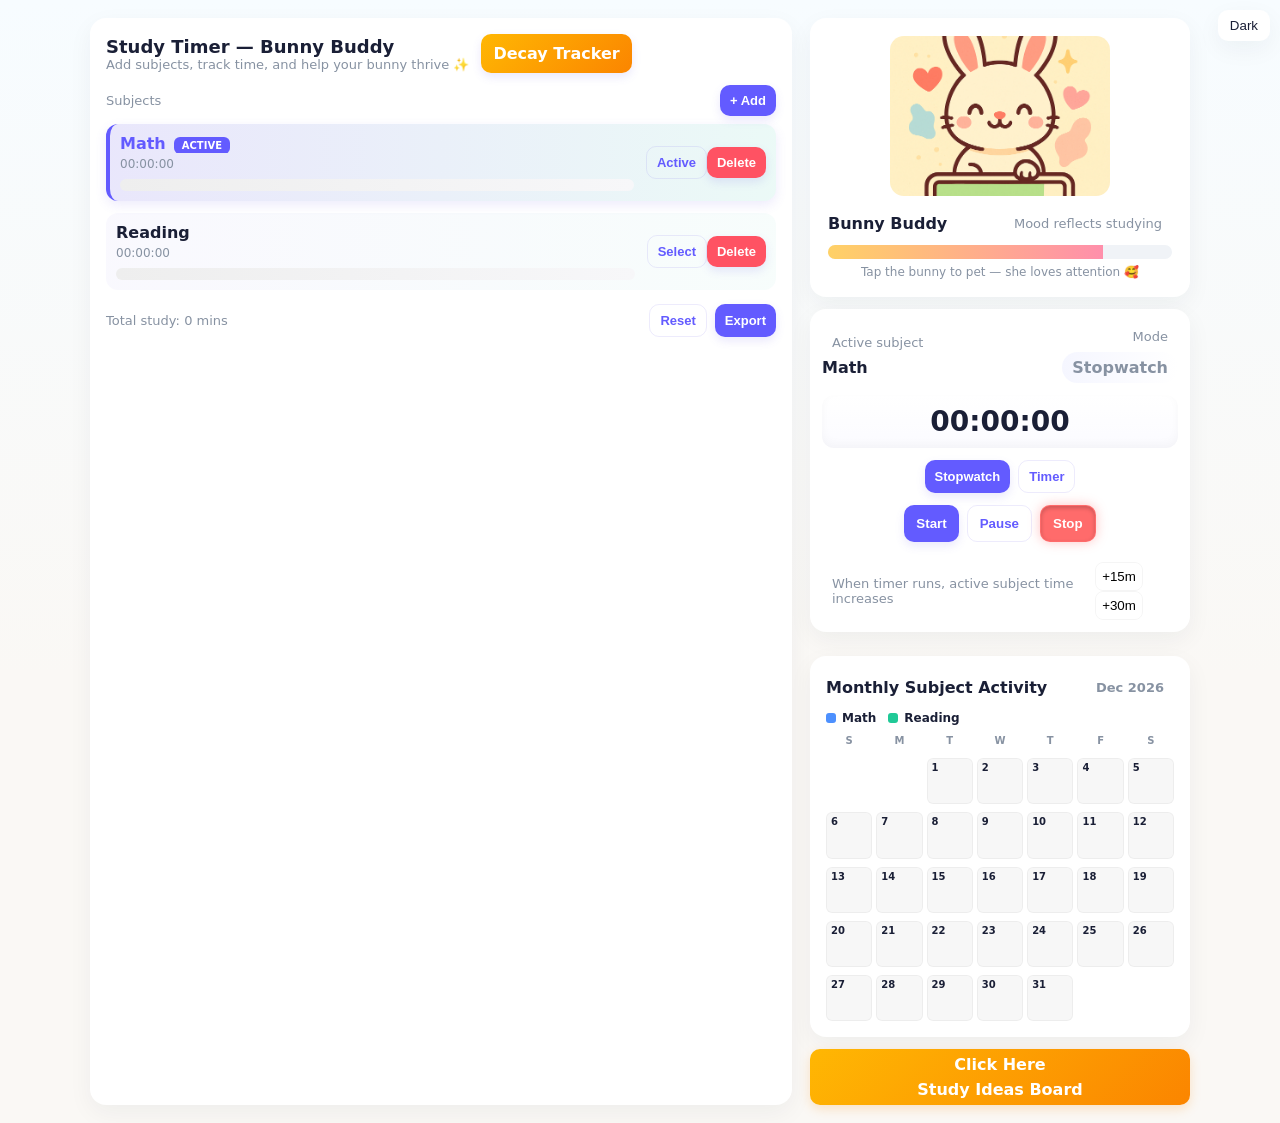
<file: index.html>
<!doctype html>
<html lang="en" data-theme="light">
<head>
  <meta charset="utf-8" />
  <meta name="viewport" content="width=device-width,initial-scale=1" />
  <title>Study Timer — Bunny Buddy</title>

  <link rel="manifest" href="manifest.json">

  <link rel="icon" type="image/png" href="bunny-icon.png">
  <link rel="apple-touch-icon" href="icons/icon-192.png">

  <meta name="theme-color" content="#6c5ce7" />

  <style>
    /* ========== Reset & Base ========== */
    :root{
      /* Warm Sand & Soft Neutral Backgrounds */
      --bg: #faf8f5;
      --card: #ffffff;
      
      /* Primary Brand Accent (Soft Iris) & Secondary Accent (Teal-Mint) */
      --accent: #635bff;
      --accent-2: #00d4b1;
      --muted: #8792a2;
      --danger: #ff5263;
      --glass: rgba(255, 255, 255, 0.85);
      --text: #1a1f36;
      --card-shadow: 0 8px 24px rgba(26, 31, 54, 0.05);

      /* Subject Colors: Harmonious Pastel Palette */
      --color-subj-1: #4d90fe; /* Warm Blue */
      --color-subj-2: #20c997; /* Soft Teal */
      --color-subj-3: #ffb703; /* Soft Gold */
      --color-subj-4: #ff6b81; /* Coral Pink */

      /* Heatmap Colors: Monochromatic Violet Gradient */
      --heatmap-0: rgba(0, 0, 0, 0.03);
      --heatmap-1: #f0eeff; /* 15-45m */
      --heatmap-2: #d8d4fe; /* 45-90m */
      --heatmap-3: #b0a7fd; /* 90-180m */
      --heatmap-4: #635bff; /* 180m+ */

      /* Warm Gold Gradient for Decay/Idea Buttons */
      --yellow-gradient: linear-gradient(135deg, #ffb703, #fb8500);
      --shadow-yellow: 0 4px 12px rgba(251, 133, 0, 0.2);
    }
    html[data-theme='dark']{
      --bg: #0d1117;
      --card: #161b22;
      --accent: #818cf8;
      --accent-2: #34d399;
      --muted: #8b949e;
      --text: #f0f6fc;
      --card-shadow: 0 8px 24px rgba(0, 0, 0, 0.4);

      /* Dark Mode Heatmap */
      --heatmap-1: #1e1b4b;
      --heatmap-2: #312e81;
      --heatmap-3: #4338ca;
      --heatmap-4: #6366f1;
    }
    *{box-sizing:border-box}
    body{
      margin:0;min-height:100vh;padding:18px;font-family:Inter,system-ui,-apple-system,"Segoe UI",Roboto,"Helvetica Neue",Arial;color:var(--text);
      background: linear-gradient(180deg,#f7fcff 0%, var(--bg) 60%);
      -webkit-font-smoothing:antialiased;
    }
    .app{max-width:1100px;margin:0 auto;display:grid;grid-template-columns:1fr 380px;gap:18px}
    @media (max-width:880px){.app{grid-template-columns:1fr}.right{order:-1}}

    .card{background:var(--card);border-radius:16px;padding:16px;box-shadow:var(--card-shadow)}
    header.app-header{display:flex;gap:12px;align-items:center;margin-bottom:12px}
    h1{font-size:18px;margin:0}
    p.lead{margin:0;color:var(--muted);font-size:13px}

    /* Left column - subjects */
    .subjects{display:flex;gap:12px;flex-direction:column;margin-top:8px}
    .subject-row{display:flex;gap:12px;align-items:center;padding:10px;border-radius:12px;background:linear-gradient(90deg, rgba(108,92,231,0.04), rgba(0,184,148,0.03))}
    .subject-info{flex:1;min-width:0}
    .subject-name{font-weight:600;white-space:nowrap;overflow:hidden;text-overflow:ellipsis}
    .subject-time{font-size:12px;color:var(--muted);margin-top:4px}

    .progress-wrap{height:12px;background:linear-gradient(90deg,#eee,#f7f7f9);border-radius:12px;overflow:hidden;margin-top:8px}
    .progress-bar{height:100%;width:0%;border-radius:12px;transition:width .4s linear;background:linear-gradient(90deg,var(--accent),var(--accent-2));box-shadow: inset 0 -6px 14px rgba(0,0,0,0.06)}

    .controls{display:flex;gap:8px;margin-top:12px;flex-wrap:wrap}
    .btn{border:0;padding:10px 12px;border-radius:10px;background:var(--accent);color:white;font-weight:600;cursor:pointer;box-shadow:0 4px 10px rgba(108,92,231,0.14)}
    .btn.secondary{background:transparent;color:var(--accent);border:1px solid rgba(108,92,231,0.12);box-shadow:none;font-weight:700}
    .btn.ghost{background:transparent;color:var(--muted);border:1px dashed rgba(0,0,0,0.04);box-shadow:none;font-weight:600}

    .row{display:flex;gap:8px;align-items:center}

    /* Right column - bunny + timer */
    .right{display:flex;flex-direction:column;gap:12px;position:relative}
    .bunny-card{display:flex;flex-direction:column;align-items:center;gap:12px;padding:18px;text-align:center}
    .bunny-wrap{width:100%;display:flex;justify-content:center}
    svg.bunny{width:220px;height:160px;touch-action:manipulation;user-select:none}
    .pet-hint{font-size:12px;color:var(--muted);margin-top:6px}
    .health-bar{width:100%;background:#f0f3f7;height:14px;border-radius:8px;overflow:hidden;margin-top:6px}
    .health-inner{height:100%;width:50%;transition:width .6s linear;background:linear-gradient(90deg,#ffd166,#ff8fab)}

    .timer-card{padding:12px;display:flex;flex-direction:column;gap:12px;align-items:stretch}
    .timer-display{font-size:28px;font-weight:700;padding:10px;border-radius:12px;background:linear-gradient(180deg,#fff,#fbfbff);text-align:center;box-shadow:inset 0 -4px 10px rgba(0,0,0,0.03)}
    .mode-toggle{display:flex;gap:8px;justify-content:center}
    .small{font-size:13px;padding:8px 10px}
    .input-row{display:flex;gap:8px}
    input[type="text"], input[type="number"]{padding:10px;border-radius:10px;border:1px solid #eee;flex:1;font-size:14px}

    .subject-list-header{display:flex;justify-content:space-between;align-items:center}
    .muted{color:var(--muted);font-size:13px}
    .controls-bottom{display:flex;justify-content:space-between;align-items:center;gap:8px}

    .icon-btn{background:transparent;border-radius:8px;padding:6px;border:1px solid rgba(0,0,0,0.04);cursor:pointer}
    .pill{padding:6px 10px;border-radius:999px;background:linear-gradient(90deg,#f5f6ff,#fff);font-weight:700;color:var(--muted)}

    /* Custom Button for Decay/Ideas */
    .action-link-btn {
      border: 0;
      padding: 6px 6px;
      border-radius: 10px;
      background: var(--yellow-gradient);
      color: white;
      font-weight: 600;
      cursor: pointer;
      box-shadow: var(--shadow-yellow);
      text-decoration: none;
      display: block;
      text-align: center;
    }
    .action-link-btn > div {
        color: white;
        font-weight: 600;
    }

    /* === NEW CALENDAR STYLES === */
    #monthlyCalendar {
        display:grid;
        grid-template-columns:repeat(7,1fr);
        gap:4px; /* Reduced gap for monthly view */
        margin-top: 8px;
    }
    .calendar-day-label {
        font-size: 10px;
        text-align: center;
        color: var(--muted);
        font-weight: 700;
    }
    .calendar-cell {
        width: 100%;
        padding-top: 100%; /* Creates a square */
        border-radius: 6px;
        position: relative;
        cursor: pointer;
        transition: background-color 0.3s ease;
        box-shadow: inset 0 0 0 1px rgba(0,0,0,0.04);
        background: var(--heatmap-0);
        margin-top: 4px;
    }
    /* Heatmap Backgrounds (based on total minutes) */
    .calendar-cell[data-level="1"] { background: var(--heatmap-1); } /* 0-15m */
    .calendar-cell[data-level="2"] { background: var(--heatmap-2); } /* 15-45m */
    .calendar-cell[data-level="3"] { background: var(--heatmap-3); } /* 45-90m */
    .calendar-cell[data-level="4"] { background: var(--heatmap-4); } /* 90+m */

    .day-number {
        position: absolute;
        top: 4px;
        left: 5px;
        font-size: 10px;
        font-weight: 600;
        color: var(--text);
    }
    .day-bar-wrap {
        position: absolute;
        bottom: 4px;
        left: 5px;
        right: 5px;
        height: 5px; /* Height of the stacked bar */
        border-radius: 2px;
        overflow: hidden;
        background: rgba(0,0,0,0.1);
        display: flex;
        justify-content: flex-start;
        align-items: stretch;
    }
    .day-bar-segment {
        height: 100%;
        min-width: 1px; /* Ensure tiny segments are visible */
    }
    .subject-legend-item {
        display: flex;
        align-items: center;
        gap: 6px;
        font-size: 12px;
        font-weight: 600;
        margin-right: 12px;
    }
    .legend-color-box {
        width: 10px;
        height: 10px;
        border-radius: 3px;
    }
    /* END NEW CALENDAR STYLES */

    /* small responsive tweaks */
    @media (max-width:420px){svg.bunny{width:180px;height:140px}}
    /* theme toggle button position */
    #themeToggle{position:absolute;right:10px;top:10px;padding:8px 12px;border-radius:10px;border:0;background:var(--card);color:var(--text);box-shadow:var(--card-shadow);cursor:pointer}

    /* 06DEC updates */
      /* Active Subject Card Styling */
      .subject-row.is-active {
        background: linear-gradient(90deg, rgba(108,92,231,0.15), rgba(0,184,148,0.08));
        border-left: 4px solid var(--accent);
        box-shadow: 0 4px 12px rgba(108,92,231,0.12);
      }
      .subject-row.is-active .subject-name {
        color: var(--accent);
        font-weight: 800;
      }
      .active-badge {
        font-size: 10px;
        font-weight: 700;
        text-transform: uppercase;
        padding: 3px 8px;
        border-radius: 6px;
        background: var(--accent);
        color: white;
        margin-left: 8px;
      }

      /* Primary Control Buttons (Start, Pause, Stop) */
      .btn {
        transition: all 0.2s cubic-bezier(0.4, 0, 0.2, 1);
      }
      .btn:active {
        transform: translateY(2px) scale(0.98);
      }

      /* Start Button running state: Solid Emerald Green */
      #start-btn.is-active {
        background: #00b894 !important;
        color: #ffffff !important;
        box-shadow: 0 0 12px rgba(0, 184, 148, 0.5), inset 0 2px 4px rgba(0,0,0,0.2) !important;
      }

      /* Pause Button active state: Amber Yellow */
      #pause-btn.is-active {
        background: #fdcb6e !important;
        color: #2d3436 !important;
        border-color: #fdcb6e !important;
        box-shadow: 0 0 12px rgba(253, 203, 110, 0.5), inset 0 2px 4px rgba(0,0,0,0.15) !important;
      }

      /* Stop Button active state: Rose Red */
      #stop-btn.is-active {
        background: #ff6b6b !important;
        color: #ffffff !important;
        border-color: #ff6b6b !important;
        box-shadow: 0 0 12px rgba(255, 107, 107, 0.4), inset 0 2px 4px rgba(0,0,0,0.2) !important;
      }

      /* Mode Buttons (Stopwatch / Timer) */
      .mode-toggle .btn.active {
        background: var(--accent) !important;
        color: white !important;
        border-color: var(--accent) !important;
        font-weight: 700;
      }
  </style>
</head>
<body>
  <button id="themeToggle" aria-label="Toggle theme">Dark</button>

  <div class="app">
    <div class="card">
      <header class="app-header">
        <div>
          <h1>Study Timer — Bunny Buddy</h1>
          <p class="lead">Add subjects, track time, and help your bunny thrive ✨</p>
        </div>
        <a href="./skill decay/skilldecay.html" class="action-link-btn" style="padding:10px 12px; box-shadow:0 4px 10px rgba(108,92,231,0.14);">
        <div>Decay Tracker</div>
       </a>
      </header>

      <div class="subject-list-header">
        <div class="muted">Subjects</div>
        <div>
          <button id="add-subject-btn" class="btn small">+ Add</button>
        </div>
      </div>

      <div class="subjects" id="subjects"></div>

      <div style="margin-top:14px" class="controls-bottom">
        <div class="muted">Total study: <span id="total-time">0m</span></div>
        <div style="display:flex;gap:8px">
          <button id="reset-data" class="btn secondary small">Reset</button>
          <button id="export-data" class="btn small">Export</button>
        </div>
      </div>
    </div>

    <div class="right">
      <div class="card bunny-card">
        <div class="bunny-wrap">
          <img id="bunny-img" src="bunny-icon.png" alt="Bunny" style="width:220px;height:160px;object-fit:cover;border-radius:14px;"/>
        </div>

        <div style="width:100%">
          <div style="display:flex;justify-content:space-between;align-items:center">
            <div style="font-weight:800">Bunny Buddy</div>
            <div class="muted small">Mood reflects studying</div>
          </div>
          <div class="health-bar">
            <div id="health-inner" class="health-inner" style="width:60%"></div>
          </div>
          <div class="pet-hint">Tap the bunny to pet — she loves attention 🥰</div>
        </div>
      </div>

      <div class="card timer-card">
        <div style="display:flex;justify-content:space-between;align-items:center">
          <div>
            <div class="muted small">Active subject</div>
            <div id="active-subject" style="font-weight:800">— None —</div>
          </div>
          <div style="text-align:right">
            <div class="muted small">Mode</div>
            <div class="pill" id="mode-pill">Stopwatch</div>
          </div>
        </div>

        <div class="timer-display" id="timer-display" aria-live="polite">00:00:00</div>

        <div class="mode-toggle">
          <button id="mode-stopwatch" class="btn small">Stopwatch</button>
          <button id="mode-timer" class="btn small secondary">Timer</button>
        </div>

        <div class="input-row" id="timer-inputs" style="display:none">
          <input id="timer-minutes" type="number" min="0" placeholder="minutes" aria-label="Timer minutes" />
          <input id="timer-seconds" type="number" min="0" placeholder="seconds" aria-label="Timer seconds" />
        </div>

        <div style="display:flex;gap:8px;justify-content:center">
          <button id="start-btn" class="btn">Start</button>
          <button id="pause-btn" class="btn secondary">Pause</button>
          <button id="stop-btn" class="btn ghost">Stop</button>
        </div>

        <div style="display:flex;justify-content:space-between;align-items:center;margin-top:8px">
          <div class="muted small">When timer runs, active subject time increases</div>
          <div>
            <button id="quick-15" class="icon-btn" title="Add 15 minutes">+15m</button>
            <button id="quick-30" class="icon-btn" title="Add 30 minutes">+30m</button>
          </div>
        </div>
      </div>

      <div class="card" id="calendar-card" style="margin-top:12px">
        <div style="font-weight:800;margin-bottom:8px; display:flex; justify-content:space-between; align-items:center;">
          <div>Monthly Subject Activity</div>
          <div id="calendar-month-year" class="muted small">Dec 2025</div>
        </div>

        <div id="subject-legend" style="display:flex; flex-wrap:wrap; margin-bottom: 10px;">
          </div>

        <div id="day-headers" style="display:grid;grid-template-columns:repeat(7,1fr);gap:4px;">
            <div class="calendar-day-label">S</div>
            <div class="calendar-day-label">M</div>
            <div class="calendar-day-label">T</div>
            <div class="calendar-day-label">W</div>
            <div class="calendar-day-label">T</div>
            <div class="calendar-day-label">F</div>
            <div class="calendar-day-label">S</div>
        </div>

        <div id="monthlyCalendar">
            </div>
      </div>

      <a href="./moretolearn.html" class="action-link-btn" style="margin-top:0;">
        <div>Click Here</div>
        <div style="margin-top:6px;">Study Ideas Board</div>
      </a>

    </div>
  </div>

<script>
/*
  index.html - PWA entry file
  REVISIONS:
  1. Updated state.subjects with a 'colorIndex' property for mapping to CSS variables.
  2. Updated study history structure to log minutes per subject ID.
  3. Replaced updateStudyCalendar with renderMonthlyCalendar for the monthly, stacked-bar view.
  4. Added logic for rendering day numbers, heatmap levels, and subject stacked bars.
*/

(function(){

  // Storage key
  const STORAGE_KEY = 'studyTimerData_v1';
  const HISTORY_KEY = 'studyHistory_v2'; // New key for updated structure

  const SUBJECT_COLORS = [
    'var(--color-subj-1)', // Blue: Default Math
    'var(--color-subj-2)', // Green: Default Reading
    'var(--color-subj-3)', // Yellow
    'var(--color-subj-4)', // Red
  ];

  // Initial default state (note the addition of colorIndex)
  let state = {
    subjects: [
      {id: 's1', name: 'Math', seconds: 0, goalSeconds: 60*60, colorIndex: 0},
      {id: 's2', name: 'Reading', seconds: 0, goalSeconds: 45*60, colorIndex: 1}
    ],
    activeId: null,
    timer: {running:false, mode:'stopwatch', startedAt:null, elapsed:0, countdownLeft:0},
    health: 80,
    lastTick: Date.now(),
    theme: 'light'
  };

  // HISTORY STRUCTURE (Example of what will be stored in localStorage under HISTORY_KEY)
  // {
  //   "2025-12-07": {
  //     "totalMinutes": 105,
  //     "subjects": {
  //       "s1": 60, // Math ID: 60 minutes
  //       "s2": 45  // Reading ID: 45 minutes
  //     }
  //   }
  // }
  let studyHistory = {};


  // Helpers
  function id(){ return Math.random().toString(36).slice(2,9) }
  function save(){ localStorage.setItem(STORAGE_KEY, JSON.stringify(state)) }
  function loadHistory() {
    try {
      studyHistory = JSON.parse(localStorage.getItem(HISTORY_KEY) || "{}");
    } catch(e) { console.warn('History Load failed', e); studyHistory = {}; }
  }
  function saveHistory() {
    localStorage.setItem(HISTORY_KEY, JSON.stringify(studyHistory));
  }

  function load(){
    loadHistory();
    try{
      const raw = localStorage.getItem(STORAGE_KEY);
      if(raw) {
        const parsed = JSON.parse(raw);
        // quick merge so keys not present in parsed are preserved
        state = Object.assign(state, parsed);
        // Ensure subjects have a colorIndex if loaded from old state
        state.subjects.forEach((s, i) => {
            if (s.colorIndex === undefined) s.colorIndex = i % SUBJECT_COLORS.length;
        });
      }
    }catch(e){ console.warn('State Load failed', e) }
  }

  // Formatting
  function fmtTime(secs){
    const s = Math.floor(secs%60).toString().padStart(2,'0');
    const m = Math.floor((secs/60)%60).toString().padStart(2,'0');
    const h = Math.floor(secs/3600).toString().padStart(2,'0');
    return h + ':' + m + ':' + s;
  }

  // DOM elements
  const subjectsEl = document.getElementById('subjects');
  const totalTimeEl = document.getElementById('total-time');
  const activeSubjectEl = document.getElementById('active-subject');
  const timerDisplay = document.getElementById('timer-display');
  const startBtn = document.getElementById('start-btn');
  const pauseBtn = document.getElementById('pause-btn');
  const stopBtn = document.getElementById('stop-btn');
  const modeStopwatch = document.getElementById('mode-stopwatch');
  const modeTimer = document.getElementById('mode-timer');
  const timerInputs = document.getElementById('timer-inputs');
  const timerMinutes = document.getElementById('timer-minutes');
  const timerSeconds = document.getElementById('timer-seconds');
  const modePill = document.getElementById('mode-pill');
  const healthInner = document.getElementById('health-inner');
  const bunnyImg = document.getElementById('bunny-img');
  const addSubBtn = document.getElementById('add-subject-btn');
  const resetBtn = document.getElementById('reset-data');
  const exportBtn = document.getElementById('export-data');
  const quick15 = document.getElementById('quick-15');
  const quick30 = document.getElementById('quick-30');
  const themeToggle = document.getElementById('themeToggle');
  const monthlyCalendarEl = document.getElementById('monthlyCalendar');
  const calendarMonthYearEl = document.getElementById('calendar-month-year');
  const subjectLegendEl = document.getElementById('subject-legend');

  function setActiveModeBtn(btn) {
    document.getElementById("mode-stopwatch").classList.remove("active");
    document.getElementById("mode-timer").classList.remove("active");
    btn.classList.add("active");
  }

  function setActiveCtrlBtn(activeId) {
    ["start-btn", "pause-btn", "stop-btn"].forEach(id => {
      const btn = document.getElementById(id);
      if (btn) {
        if (id === activeId) {
          btn.classList.add("is-active");
        } else {
          btn.classList.remove("is-active");
        }
      }
    });
  }

  function logStudyToCalendar(subjectId, seconds) {
    const today = new Date().toLocaleDateString("en-CA"); // YYYY-MM-DD
    const minutes = Math.round(seconds / 60);

    if (minutes <= 0 || !subjectId) return;

    // Initialize day entry
    if (!studyHistory[today]) {
        studyHistory[today] = { totalMinutes: 0, subjects: {} };
    }

    // Add minutes to subject
    studyHistory[today].subjects[subjectId] = (studyHistory[today].subjects[subjectId] || 0) + minutes;

    // Update total minutes for heatmap level
    studyHistory[today].totalMinutes += minutes;

    saveHistory();
    renderMonthlyCalendar();
  }


  // Load saved state
  load();

  function resetDailyTimes() {
    const today = new Date().toLocaleDateString("en-CA");
    const last = localStorage.getItem("study_daily_reset");

    if (today !== last) {
      state.subjects = state.subjects.map(s => ({
        ...s,
        seconds: 0
      }));
      localStorage.setItem("study_daily_reset", today);
      save();
    }
  }

  resetDailyTimes();


  // Set theme from state
  if(state.theme) {
    document.documentElement.dataset.theme = state.theme;
    themeToggle.textContent = state.theme === 'light' ? 'Dark' : 'Light';
  }

  // Ensure active subject exists
  if(!state.activeId && state.subjects.length) state.activeId = state.subjects[0].id;

  // Render subjects
  function renderSubjects(){
    subjectsEl.innerHTML = '';
    const total = state.subjects.reduce((s,x)=>s+x.seconds,0);
    const totalMins = Math.floor(total / 60);
    const hours = Math.floor(totalMins / 60);
    const mins = totalMins % 60;

    if (hours > 0) {
      totalTimeEl.textContent = `${hours} hr${hours > 1 ? 's' : ''} ${mins} min${mins !== 1 ? 's' : ''}`;
    } else {
      totalTimeEl.textContent = `${mins} min${mins !== 1 ? 's' : ''}`;
    }

    // Render Legend
    subjectLegendEl.innerHTML = '';
    state.subjects.forEach(s => {
        const item = document.createElement('div');
        item.className = 'subject-legend-item';
        const box = document.createElement('div');
        box.className = 'legend-color-box';
        box.style.backgroundColor = SUBJECT_COLORS[s.colorIndex];
        box.title = s.name;
        item.appendChild(box);
        item.appendChild(document.createTextNode(s.name));
        subjectLegendEl.appendChild(item);
    });


    for(const s of state.subjects){
      const isActive = (state.activeId === s.id);
      const wrap = document.createElement('div');
      wrap.className = 'subject-row' + (isActive ? ' is-active' : '');

      const info = document.createElement('div');
      info.className = 'subject-info';
      const title = document.createElement('div');
      title.className = 'subject-name';
      title.textContent = s.name;
      if(isActive) {
        const badge = document.createElement('span');
        badge.className = 'active-badge';
        badge.textContent = 'Active';
        title.appendChild(badge);
      }
      const time = document.createElement('div');
      time.className = 'subject-time';
      time.textContent = fmtTime(s.seconds);
      info.appendChild(title);
      info.appendChild(time);

      const progWrap = document.createElement('div');
      progWrap.className = 'progress-wrap';
      progWrap.style.width = '100%';
      const prog = document.createElement('div');
      prog.className = 'progress-bar';
      const pct = Math.min(100, Math.round((s.seconds / (s.goalSeconds||3600))*100));
      prog.style.width = pct + '%';
      progWrap.appendChild(prog);

      const actions = document.createElement('div');
      actions.className = 'subject-actions';
      const selectBtn = document.createElement('button');
      selectBtn.className = 'btn secondary small';
      selectBtn.textContent = (state.activeId === s.id) ? 'Active' : 'Select';
      selectBtn.onclick = ()=>{ state.activeId = s.id; save(); renderAll() };

      const editBtn = document.createElement('button');
      editBtn.className = 'btn small ghost';
      editBtn.textContent = 'Edit';
      editBtn.onclick = ()=> editSubject(s.id);

      const deleteBtn = document.createElement('button');
      deleteBtn.className = 'btn small';
      deleteBtn.style.background = 'var(--danger)';
      deleteBtn.textContent = 'Delete';
      deleteBtn.onclick = ()=> {
        if(confirm('Delete subject "'+s.name+'"?')) {
          state.subjects = state.subjects.filter(x=>x.id!==s.id);
          if(state.activeId === s.id) state.activeId = state.subjects.length ? state.subjects[0].id : null;
          save(); renderAll();
        }
      };

      const leftCol = document.createElement('div');
      leftCol.style.flex = '1';
      leftCol.appendChild(info);
      leftCol.appendChild(progWrap);

      actions.appendChild(selectBtn);
      // actions.appendChild(editBtn); // Removed edit/delete from main view for simplicity, keep in JS
      actions.appendChild(deleteBtn);

      wrap.appendChild(leftCol);
      wrap.appendChild(actions);
      subjectsEl.appendChild(wrap);
    }
  }

  // Add subject
  addSubBtn.addEventListener('click', ()=> {
    const name = prompt('New subject name (e.g., "Biology")');
    if(!name) return;
    const mins = parseInt(prompt('Goal in minutes (optional, default 60)'),10) || 60;
    const nextColorIndex = state.subjects.length % SUBJECT_COLORS.length;
    state.subjects.push({
        id: id(),
        name: name.trim(),
        seconds: 0,
        goalSeconds: mins * 60,
        colorIndex: nextColorIndex
    });
    if(!state.activeId) state.activeId = state.subjects[0].id;
    save(); renderAll();
  });

  function editSubject(id){
    const s = state.subjects.find(x=>x.id===id);
    if(!s) return;
    const newName = prompt('Edit name', s.name);
    if(newName==null) return;
    const newGoal = parseInt(prompt('Goal minutes', Math.round((s.goalSeconds||3600)/60)),10) || Math.round((s.goalSeconds||3600)/60);
    s.name = newName.trim();
    s.goalSeconds = Math.max(60, newGoal*60);
    save(); renderAll();
  }

  // Timer controls
  modeStopwatch.onclick = ()=> {
    state.timer.mode = 'stopwatch';
    timerInputs.style.display='none';
    modePill.textContent='Stopwatch';
    setActiveModeBtn(modeStopwatch);
    save(); renderAll();
  };

  modeTimer.onclick = ()=> {
    state.timer.mode = 'timer';
    timerInputs.style.display='flex';
    modePill.textContent='Timer';
    setActiveModeBtn(modeTimer);
    save(); renderAll();
  };


  startBtn.onclick = ()=> {
    setActiveCtrlBtn("start-btn");
    if(!state.activeId){
      alert('Select or add a subject first.');
      return;
    }
    if(state.timer.mode === 'timer'){
      const mins = parseInt(timerMinutes.value || '0',10) || 0;
      const secs = parseInt(timerSeconds.value || '0',10) || 0;
      const total = mins*60 + secs;
      if(total <= 0){
        alert('Enter timer duration.');
        return;
      }
      state.timer.countdownLeft = total;
      state.timer.elapsed = 0; // Elapsed is now only used for stopwatch
    }
    state.timer.running = true;
    state.timer.startedAt = Date.now();
    save();

  };

  pauseBtn.onclick = ()=> {
    setActiveCtrlBtn("pause-btn");
    if(!state.timer.running) return;
    const now = Date.now();
    const dt = Math.floor((now - state.timer.startedAt)/1000);
    
    // Log elapsed time to active subject for both modes
    const consumedTime = (state.timer.mode === 'stopwatch') ? dt : Math.min(dt, state.timer.countdownLeft);
    if (state.activeId && consumedTime > 0) {
        const s = state.subjects.find(x=>x.id===state.activeId);
        if(s) s.seconds += consumedTime;
        logStudyToCalendar(state.activeId, consumedTime);
    }
    
    state.timer.elapsed += dt;
    state.timer.running = false;
    state.timer.startedAt = null;
    save();
    renderAll();
  };

  stopBtn.onclick = ()=> {
    // Before stopping, calculate and log any time since last tick/pause
    if (state.timer.running && state.activeId) {
      const now = Date.now();
      const dt = Math.floor((now - state.timer.startedAt)/1000);
      
      const consumedTime = (state.timer.mode === 'stopwatch') ? dt : Math.min(dt, state.timer.countdownLeft);
      if (consumedTime > 0) {
          const s = state.subjects.find(x=>x.id===state.activeId);
          if(s) s.seconds += consumedTime;
          logStudyToCalendar(state.activeId, consumedTime);
      }
    }
    // Also log any time accumulated in elapsed if in stopwatch mode and not running
    if (state.timer.mode === 'stopwatch' && !state.timer.running && state.timer.elapsed > 0 && state.activeId) {
        logStudyToCalendar(state.activeId, state.timer.elapsed);
    }


    setActiveCtrlBtn("stop-btn");
    state.timer.running = false;
    state.timer.startedAt = null;
    state.timer.elapsed = 0;
    state.timer.countdownLeft = 0;
    save();
    renderAll();
  };

  quick15.onclick = ()=> { addTimeToActive(15*60); };
  quick30.onclick = ()=> { addTimeToActive(30*60); };

  function addTimeToActive(sec){
    if(!state.activeId) return;
    const s = state.subjects.find(x=>x.id===state.activeId);
    if(!s) return;
    s.seconds += sec;
    logStudyToCalendar(state.activeId, sec);
    save(); renderAll();
  }

  // export/reset
  exportBtn.onclick = ()=> {
    const data = JSON.stringify({ state, studyHistory }, null, 2);
    const url = URL.createObjectURL(new Blob([data], {type:'application/json'}));
    const a = document.createElement('a');
    a.href = url; a.download = 'study-timer-export.json';
    a.click(); URL.revokeObjectURL(url);
  };
  resetBtn.onclick = ()=> {
    if(confirm('Clear all data (state, history, and daily reset marker) and reset?')){
      localStorage.removeItem(STORAGE_KEY);
      localStorage.removeItem(HISTORY_KEY);
      localStorage.removeItem("study_daily_reset");
      location.reload();
    }
  };

  // bunny pet interaction
  (function(){
    let petTimeout;
    bunnyImg.addEventListener('click', ()=> {
      // simple visual feedback: scale
      bunnyImg.animate([{transform:'scale(1)'},{transform:'scale(0.96)'},{transform:'scale(1)'}],{duration:280,easing:'ease-out'});
      // pet gives a small health boost
      state.health = Math.min(100, state.health + 6);
      save(); renderAll();
      if(petTimeout) clearTimeout(petTimeout);
      petTimeout = setTimeout(()=>{ petTimeout = null }, 600);
    });
  })();

  // tick loop using requestAnimationFrame for smoothness
  function tick(){
    const now = Date.now();
    const dtMs = now - (state.lastTick || now);
    const dt = Math.floor(dtMs/1000);
    const activeSubject = state.subjects.find(x=>x.id===state.activeId);

    if(dt > 0){
      if(state.timer.running && activeSubject){
        if(state.timer.mode === 'stopwatch'){
          // Stopwatch: Add to subject time and elapsed time
          activeSubject.seconds += dt;
          state.timer.elapsed += dt;
          state.timer.startedAt = now;
          logStudyToCalendar(state.activeId, dt); // Log every tick
        } else if(state.timer.mode === 'timer'){
          // Timer: Consume countdown, add consumed time to subject time
          const before = state.timer.countdownLeft;
          state.timer.countdownLeft = Math.max(0, Math.floor(state.timer.countdownLeft - dt));
          const consumed = Math.min(dt, before);
          
          activeSubject.seconds += consumed;
          state.timer.startedAt = now;
          logStudyToCalendar(state.activeId, consumed); // Log consumed time

          if(state.timer.countdownLeft <= 0){
            state.timer.running = false;
            state.timer.startedAt = null;
            flashBunny();
            // Do not clear elapsed time here, keep it for potential review if needed
          }
        }
        state.health = Math.min(100, state.health + (dt * 0.12));
      } else {
        state.health = Math.max(0, state.health - (dt * 0.05));
        state.timer.startedAt = null;
      }
      state.lastTick = now;
      save();
      renderAll();
    }
    requestAnimationFrame(tick);
  }

  function flashBunny(){
    bunnyImg.animate([{filter:'brightness(1)'},{filter:'brightness(1.12)'},{filter:'brightness(1)'}],{duration:600,easing:'ease-out'});
  }

  function renderTimer(){
    let secs = 0;
    if(state.timer.mode === 'stopwatch'){
      secs = state.timer.elapsed + (state.timer.running ? Math.floor((Date.now()-state.timer.startedAt)/1000) : 0);
    } else { // 'timer'
      secs = state.timer.countdownLeft - (state.timer.running ? Math.floor((Date.now()-state.timer.startedAt)/1000) : 0);
      secs = Math.max(0,secs);
    }

    timerDisplay.textContent = fmtTime(secs);

    // Control button states & colors
    startBtn.disabled = state.timer.running;
    pauseBtn.disabled = !state.timer.running && state.timer.elapsed === 0 && state.timer.countdownLeft === 0;

    if (state.timer.running) {
      setActiveCtrlBtn("start-btn");
    } else if ((state.timer.mode === 'stopwatch' && state.timer.elapsed > 0) || (state.timer.mode === 'timer' && state.timer.countdownLeft > 0)) {
      setActiveCtrlBtn("pause-btn");
    } else {
      setActiveCtrlBtn("stop-btn");
    }

    // Active Subject / Mode pill
    const active = state.subjects.find(x=>x.id===state.activeId);
    activeSubjectEl.textContent = active ? active.name : '— None —';
    modePill.textContent = state.timer.mode === 'stopwatch' ? 'Stopwatch' : 'Timer';

    // Mode buttons active state
    if (state.timer.mode === 'stopwatch') {
      setActiveModeBtn(modeStopwatch);
    } else {
      setActiveModeBtn(modeTimer);
    }

    // Timer input visibility
    timerInputs.style.display = state.timer.mode === 'timer' ? 'flex' : 'none';
  }

  function renderMonthlyCalendar() {
    monthlyCalendarEl.innerHTML = '';
    const now = new Date();
    // Get the first day of the current month
    const firstDayOfMonth = new Date(now.getFullYear(), now.getMonth(), 1);
    const lastDayOfMonth = new Date(now.getFullYear(), now.getMonth() + 1, 0).getDate();
    // Get the day of the week for the 1st (0=Sun, 6=Sat)
    const startOffset = firstDayOfMonth.getDay();

    calendarMonthYearEl.textContent = now.toLocaleString('en-US', { month: 'short', year: 'numeric' });

    // 1. Fill in blank cells for the start offset
    for (let i = 0; i < startOffset; i++) {
        const blank = document.createElement("div");
        monthlyCalendarEl.appendChild(blank);
    }

    // 2. Render all days of the month
    for (let date = 1; date <= lastDayOfMonth; date++) {
        const d = new Date(now.getFullYear(), now.getMonth(), date);
        const dateKey = d.toLocaleDateString("en-CA"); // YYYY-MM-DD

        const dayData = studyHistory[dateKey] || { totalMinutes: 0, subjects: {} };
        const totalMinutes = dayData.totalMinutes;
        const subjData = dayData.subjects;

        let level = 0;
        if (totalMinutes > 15) level = 1;  // > 15m
        if (totalMinutes > 45) level = 2;  // > 45m (0.75h)
        if (totalMinutes > 90) level = 3;  // > 90m (1.5h)
        if (totalMinutes > 180) level = 4; // > 180m (3h)

        const cell = document.createElement("div");
        cell.className = "calendar-cell";
        cell.dataset.level = level;

        // Day Number
        const dayNum = document.createElement("div");
        dayNum.className = "day-number";
        dayNum.textContent = date;
        cell.appendChild(dayNum);

        // Tooltip Content (Full breakdown)
        let tooltipText = `${d.toLocaleDateString('en-US')}\nTotal: ${Math.round(totalMinutes/60)}h ${totalMinutes%60}m`;
        let subjectBars = [];
        let totalTimeForBar = 0;

        // Collect and sort subject data for the bar
        Object.keys(subjData).forEach(subjId => {
            if (subjData[subjId] > 0) {
                totalTimeForBar += subjData[subjId];
                subjectBars.push({ id: subjId, minutes: subjData[subjId] });
            }
        });

        // Create Stacked Bar
        if (totalTimeForBar > 0) {
            const barWrap = document.createElement("div");
            barWrap.className = "day-bar-wrap";

            subjectBars.forEach(bar => {
                const s = state.subjects.find(x => x.id === bar.id);
                const pct = (bar.minutes / totalTimeForBar) * 100;

                const segment = document.createElement("div");
                segment.className = "day-bar-segment";
                segment.style.width = `${pct}%`;
                segment.style.backgroundColor = s ? SUBJECT_COLORS[s.colorIndex] : '#ccc';
                barWrap.appendChild(segment);

                // Add to Tooltip
                tooltipText += `\n${s ? s.name : 'Unknown'}: ${Math.round(bar.minutes/60)}h ${bar.minutes%60}m`;
            });
            cell.appendChild(barWrap);
        }

        cell.title = tooltipText;
        monthlyCalendarEl.appendChild(cell);
    }
  }

  function renderAll(){
    renderSubjects();
    renderTimer();
    renderMonthlyCalendar();
    healthInner.style.width = Math.max(0, Math.min(100, Math.round(state.health))) + '%';
  }

  // start UI
  renderAll();
  requestAnimationFrame(tick);

  // expose state for debugging
  window._studyState = state;
  save();

  // keyboard shortcuts
  window.addEventListener('keydown', (e)=>{
    if(e.key === ' '){ e.preventDefault(); if(state.timer.running) pauseBtn.click(); else startBtn.click(); }
    if(e.key === 'p') bunnyImg.click();
  });

  // Theme toggle
  themeToggle.addEventListener('click', ()=>{
    const html = document.documentElement;
    html.dataset.theme = html.dataset.theme === 'light' ? 'dark' : 'light';
    themeToggle.textContent = html.dataset.theme === 'light' ? 'Dark' : 'Light';
    state.theme = html.dataset.theme;
    save();
  });

  // register service worker for offline + caching (PWA)
  if('serviceWorker' in navigator){
    navigator.serviceWorker.register('service-worker.js').then(reg=>{
      console.log('SW registered', reg.scope);
    }).catch(err=>{
      console.warn('SW failed', err);
    });
  }

})();
</script>
</body>
</html>
</file>
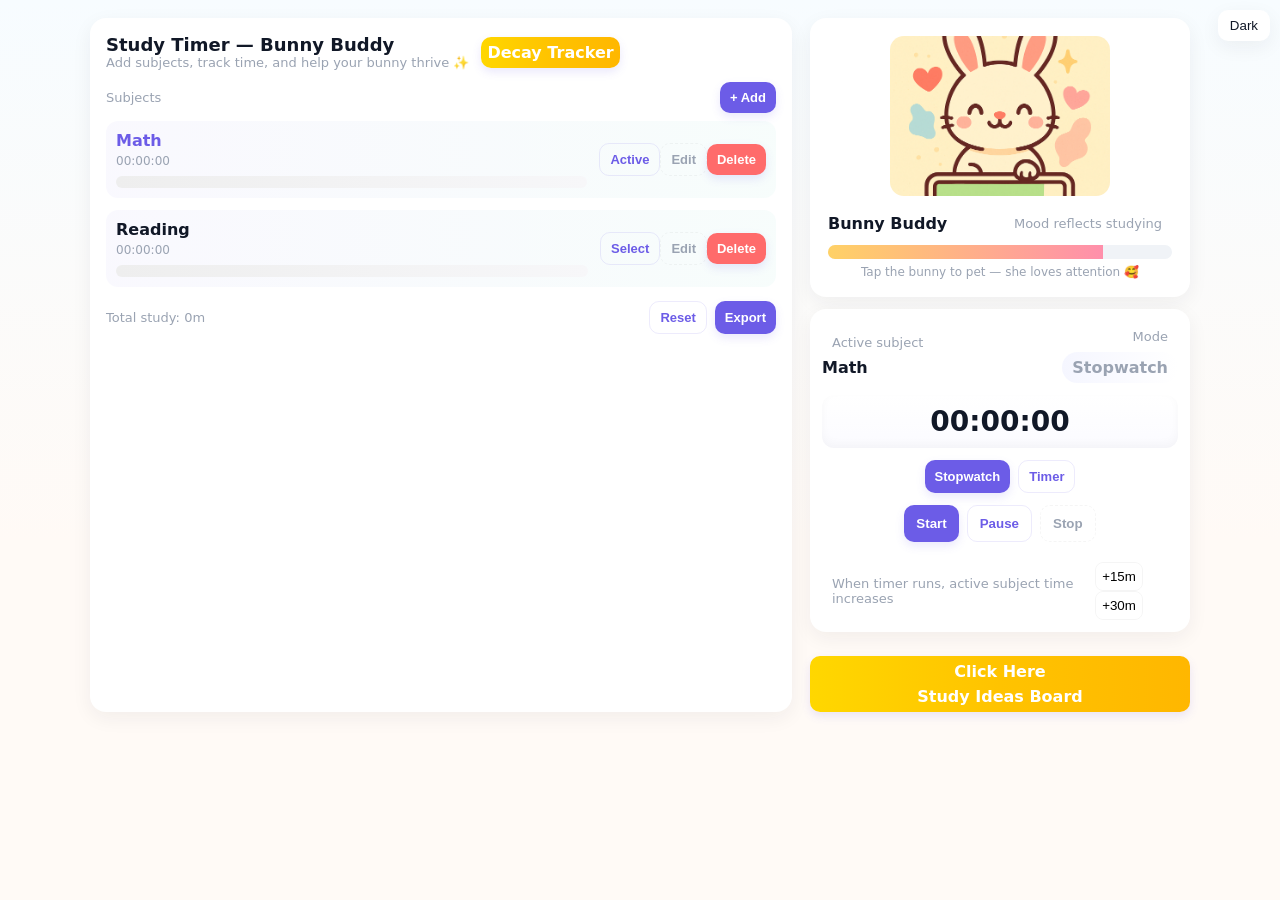
<file: index-backup.html>
<!doctype html>
<html lang="en" data-theme="light">
<head>
  <meta charset="utf-8" />
  <meta name="viewport" content="width=device-width,initial-scale=1" />
  <title>Study Timer — Bunny Buddy</title>

  <!-- PWA manifest -->
  <link rel="manifest" href="manifest.json">

  <!-- Icons -->
  <link rel="icon" type="image/png" href="bunny-icon.png">
  <link rel="apple-touch-icon" href="icons/icon-192.png">

  <meta name="theme-color" content="#6c5ce7" />

  <style>
    /* ========== Reset & Base ========== */
    :root{
      --bg:#fffaf6;
      --card:#ffffff;
      --accent:#6c5ce7;
      --accent-2:#00b894;
      --muted:#9aa3b2;
      --danger:#ff6b6b;
      --glass: rgba(255,255,255,0.7);
      --text: #111827;
      --card-shadow: 0 6px 20px rgba(28,31,45,0.06);
    }
    html[data-theme='dark']{
      --bg: #0f1226;
      --card: #151823;
      --accent: #9b7cff;
      --accent-2:#21d19f;
      --muted:#9aa3b2;
      --text: #e6eef8;
      --card-shadow: 0 6px 20px rgba(0,0,0,0.6);
    }
    *{box-sizing:border-box}
    body{
      margin:0;min-height:100vh;padding:18px;font-family:Inter,system-ui,-apple-system,"Segoe UI",Roboto,"Helvetica Neue",Arial;color:var(--text);
      background: linear-gradient(180deg,#f7fcff 0%, var(--bg) 60%);
      -webkit-font-smoothing:antialiased;
    }
    .app{max-width:1100px;margin:0 auto;display:grid;grid-template-columns:1fr 380px;gap:18px}
    @media (max-width:880px){.app{grid-template-columns:1fr}.right{order:-1}}

    .card{background:var(--card);border-radius:16px;padding:16px;box-shadow:var(--card-shadow)}
    header.app-header{display:flex;gap:12px;align-items:center;margin-bottom:12px}
    h1{font-size:18px;margin:0}
    p.lead{margin:0;color:var(--muted);font-size:13px}

    /* Left column - subjects */
    .subjects{display:flex;gap:12px;flex-direction:column;margin-top:8px}
    .subject-row{display:flex;gap:12px;align-items:center;padding:10px;border-radius:12px;background:linear-gradient(90deg, rgba(108,92,231,0.04), rgba(0,184,148,0.03))}
    .subject-info{flex:1;min-width:0}
    .subject-name{font-weight:600;white-space:nowrap;overflow:hidden;text-overflow:ellipsis}
    .subject-time{font-size:12px;color:var(--muted);margin-top:4px}

    .progress-wrap{height:12px;background:linear-gradient(90deg,#eee,#f7f7f9);border-radius:12px;overflow:hidden;margin-top:8px}
    .progress-bar{height:100%;width:0%;border-radius:12px;transition:width .4s linear;background:linear-gradient(90deg,var(--accent),var(--accent-2));box-shadow: inset 0 -6px 14px rgba(0,0,0,0.06)}

    .controls{display:flex;gap:8px;margin-top:12px;flex-wrap:wrap}
    .btn{border:0;padding:10px 12px;border-radius:10px;background:var(--accent);color:white;font-weight:600;cursor:pointer;box-shadow:0 4px 10px rgba(108,92,231,0.14)}
    .btn.secondary{background:transparent;color:var(--accent);border:1px solid rgba(108,92,231,0.12);box-shadow:none;font-weight:700}
    .btn.ghost{background:transparent;color:var(--muted);border:1px dashed rgba(0,0,0,0.04);box-shadow:none;font-weight:600}

    .row{display:flex;gap:8px;align-items:center}

    /* Right column - bunny + timer */
    .right{display:flex;flex-direction:column;gap:12px;position:relative}
    .bunny-card{display:flex;flex-direction:column;align-items:center;gap:12px;padding:18px;text-align:center}
    .bunny-wrap{width:100%;display:flex;justify-content:center}
    svg.bunny{width:220px;height:160px;touch-action:manipulation;user-select:none}
    .pet-hint{font-size:12px;color:var(--muted);margin-top:6px}
    .health-bar{width:100%;background:#f0f3f7;height:14px;border-radius:8px;overflow:hidden;margin-top:6px}
    .health-inner{height:100%;width:50%;transition:width .6s linear;background:linear-gradient(90deg,#ffd166,#ff8fab)}

    .timer-card{padding:12px;display:flex;flex-direction:column;gap:12px;align-items:stretch}
    .timer-display{font-size:28px;font-weight:700;padding:10px;border-radius:12px;background:linear-gradient(180deg,#fff,#fbfbff);text-align:center;box-shadow:inset 0 -4px 10px rgba(0,0,0,0.03)}
    .mode-toggle{display:flex;gap:8px;justify-content:center}
    .small{font-size:13px;padding:8px 10px}
    .input-row{display:flex;gap:8px}
    input[type="text"], input[type="number"]{padding:10px;border-radius:10px;border:1px solid #eee;flex:1;font-size:14px}

    .subject-list-header{display:flex;justify-content:space-between;align-items:center}
    .muted{color:var(--muted);font-size:13px}
    .controls-bottom{display:flex;justify-content:space-between;align-items:center;gap:8px}

    .icon-btn{background:transparent;border-radius:8px;padding:6px;border:1px solid rgba(0,0,0,0.04);cursor:pointer}
    .pill{padding:6px 10px;border-radius:999px;background:linear-gradient(90deg,#f5f6ff,#fff);font-weight:700;color:var(--muted)}

    /* small responsive tweaks */
    @media (max-width:420px){svg.bunny{width:180px;height:140px}}
    /* theme toggle button position */
    #themeToggle{position:absolute;right:10px;top:10px;padding:8px 12px;border-radius:10px;border:0;background:var(--card);color:var(--text);box-shadow:var(--card-shadow);cursor:pointer}
  </style>
</head>
<body>
  <button id="themeToggle" aria-label="Toggle theme">Dark</button>

  <div class="app">
    <!-- Left: Subjects & Control -->
    <div class="card">
      <header class="app-header">
        <div>
          <h1>Study Timer — Bunny Buddy</h1>
          <p class="lead">Add subjects, track time, and help your bunny thrive ✨</p>
        </div>
       <a href="./skill decay/skilldecay.html" style="text-decoration: none;">
        <div style="border:0;padding:6px 6px;border-radius:10px;
background: linear-gradient(90deg, #FFD700, #FFC300, #FFB700);
color:white;font-weight:600;cursor:pointer;
box-shadow:0 4px 10px rgba(108,92,231,0.14);">Decay Tracker</div>
       </a>
      </header>

      <div class="subject-list-header">
        <div class="muted">Subjects</div>
        <div>
          <button id="add-subject-btn" class="btn small">+ Add</button>
        </div>
      </div>

      <div class="subjects" id="subjects"></div>

      <div style="margin-top:14px" class="controls-bottom">
        <div class="muted">Total study: <span id="total-time">0m</span></div>
        <div style="display:flex;gap:8px">
          <button id="reset-data" class="btn secondary small">Reset</button>
          <button id="export-data" class="btn small">Export</button>
        </div>
      </div>
    </div>

    <!-- Right: Bunny + Timer -->
    <div class="right">
      <div class="card bunny-card">
        <div class="bunny-wrap">
          <!-- Use external bunny-icon.png as an <img> fallback and decorative SVG for animation -->
          <img id="bunny-img" src="bunny-icon.png" alt="Bunny" style="width:220px;height:160px;object-fit:cover;border-radius:14px;"/>
        </div>

        <div style="width:100%">
          <div style="display:flex;justify-content:space-between;align-items:center">
            <div style="font-weight:800">Bunny Buddy</div>
            <div class="muted small">Mood reflects studying</div>
          </div>
          <div class="health-bar">
            <div id="health-inner" class="health-inner" style="width:60%"></div>
          </div>
          <div class="pet-hint">Tap the bunny to pet — she loves attention 🥰</div>
        </div>
      </div>

      <div class="card timer-card">
        <div style="display:flex;justify-content:space-between;align-items:center">
          <div>
            <div class="muted small">Active subject</div>
            <div id="active-subject" style="font-weight:800">— None —</div>
          </div>
          <div style="text-align:right">
            <div class="muted small">Mode</div>
            <div class="pill" id="mode-pill">Stopwatch</div>
          </div>
        </div>

        <div class="timer-display" id="timer-display">00:00:00</div>

        <div class="mode-toggle">
          <button id="mode-stopwatch" class="btn small">Stopwatch</button>
          <button id="mode-timer" class="btn small secondary">Timer</button>
        </div>

        <div class="input-row" id="timer-inputs" style="display:none">
          <input id="timer-minutes" type="number" min="0" placeholder="minutes" />
          <input id="timer-seconds" type="number" min="0" placeholder="seconds" />
        </div>

        <div style="display:flex;gap:8px;justify-content:center">
          <button id="start-btn" class="btn">Start</button>
          <button id="pause-btn" class="btn secondary">Pause</button>
          <button id="stop-btn" class="btn ghost">Stop</button>
        </div>

        <div style="display:flex;justify-content:space-between;align-items:center;margin-top:8px">
          <div class="muted small">When timer runs, active subject time increases</div>
          <div>
            <button id="quick-15" class="icon-btn" title="Add 15 minutes">+15m</button>
            <button id="quick-30" class="icon-btn" title="Add 30 minutes">+30m</button>
          </div>
        </div>
      </div>
      <a href="./moretolearn.html" style="text-decoration: none;">
      <!-- 
        <div style="border:0;padding:6px 6px;border-radius:10px;
background: linear-gradient(90deg, #FFD700, #FFC300, #FFB700);
color:white;font-weight:600;cursor:pointer;
box-shadow:0 4px 10px rgba(108,92,231,0.14);"> -->
      <div class="card" style="border:0;padding:6px 6px;border-radius:10px;
background: linear-gradient(90deg, #FFD700, #FFC300, #FFB700);
color:white;font-weight:600;cursor:pointer;
box-shadow:0 4px 10px rgba(108,92,231,0.14); text-align: center;">
        <div style="color:white;font-weight:600;">Click Here</div>
        <div style="margin-top:6px; color:white;font-weight:600;">Study Ideas Board</div>
        </a>
      </div>

    </div>
  </div>

<script>
/*
  index.html - PWA entry file
  This file expects these companion files in the same folder:
    - manifest.json
    - service-worker.js
    - bunny-icon.png
    - icons/icon-192.png
    - icons/icon-512.png

  It preserves the full study-timer functionality: subject list with add/edit/delete,
  per-subject progress bars, stopwatch & timer modes, bunny pet + health, localStorage persistence,
  export/reset, quick-add time, and theme toggle (light/dark).
*/

(function(){

  // Storage key
  const STORAGE_KEY = 'studyTimerData_v1';

  // Initial default state (will be overwritten by saved state if present)
  let state = {
    subjects: [
      {id: id(), name: 'Math', seconds: 0, goalSeconds: 60*60},
      {id: id(), name: 'Reading', seconds: 0, goalSeconds: 45*60}
    ],
    activeId: null,
    timer: {running:false, mode:'stopwatch', startedAt:null, elapsed:0, countdownLeft:0},
    health: 80,
    lastTick: Date.now(),
    theme: 'light'
  };

  // Helpers
  function id(){ return Math.random().toString(36).slice(2,9) }
  function save(){ localStorage.setItem(STORAGE_KEY, JSON.stringify(state)) }
  function load(){
    try{
      const raw = localStorage.getItem(STORAGE_KEY);
      if(raw) {
        const parsed = JSON.parse(raw);
        // quick merge so keys not present in parsed are preserved
        state = Object.assign(state, parsed);
      }
    }catch(e){ console.warn('Load failed', e) }
  }

  // Formatting
  function fmtTime(secs){
    const s = Math.floor(secs%60).toString().padStart(2,'0');
    const m = Math.floor((secs/60)%60).toString().padStart(2,'0');
    const h = Math.floor(secs/3600).toString().padStart(2,'0');
    return h + ':' + m + ':' + s;
  }

  // DOM elements
  const subjectsEl = document.getElementById('subjects');
  const totalTimeEl = document.getElementById('total-time');
  const activeSubjectEl = document.getElementById('active-subject');
  const timerDisplay = document.getElementById('timer-display');
  const startBtn = document.getElementById('start-btn');
  const pauseBtn = document.getElementById('pause-btn');
  const stopBtn = document.getElementById('stop-btn');
  const modeStopwatch = document.getElementById('mode-stopwatch');
  const modeTimer = document.getElementById('mode-timer');
  const timerInputs = document.getElementById('timer-inputs');
  const timerMinutes = document.getElementById('timer-minutes');
  const timerSeconds = document.getElementById('timer-seconds');
  const modePill = document.getElementById('mode-pill');
  const healthInner = document.getElementById('health-inner');
  const bunnyImg = document.getElementById('bunny-img');
  const addSubBtn = document.getElementById('add-subject-btn');
  const resetBtn = document.getElementById('reset-data');
  const exportBtn = document.getElementById('export-data');
  const quick15 = document.getElementById('quick-15');
  const quick30 = document.getElementById('quick-30');
  const themeToggle = document.getElementById('themeToggle');

  // Load saved state
  load();

  // Set theme from state
  if(state.theme) {
    document.documentElement.dataset.theme = state.theme;
    themeToggle.textContent = state.theme === 'light' ? 'Dark' : 'Light';
  }

  // Ensure active subject exists
  if(!state.activeId && state.subjects.length) state.activeId = state.subjects[0].id;

  // Render subjects
  function renderSubjects(){
    subjectsEl.innerHTML = '';
    const total = state.subjects.reduce((s,x)=>s+x.seconds,0);
    totalTimeEl.textContent = Math.floor(total/60) + 'm';
    for(const s of state.subjects){
      const wrap = document.createElement('div');
      wrap.className = 'subject-row';

      const info = document.createElement('div');
      info.className = 'subject-info';
      const title = document.createElement('div');
      title.className = 'subject-name';
      title.textContent = s.name;
      if(state.activeId === s.id) title.style.color = 'var(--accent)';
      const time = document.createElement('div');
      time.className = 'subject-time';
      time.textContent = fmtTime(s.seconds);
      info.appendChild(title);
      info.appendChild(time);

      const progWrap = document.createElement('div');
      progWrap.className = 'progress-wrap';
      progWrap.style.width = '100%';
      const prog = document.createElement('div');
      prog.className = 'progress-bar';
      const pct = Math.min(100, Math.round((s.seconds / (s.goalSeconds||3600))*100));
      prog.style.width = pct + '%';
      progWrap.appendChild(prog);

      const actions = document.createElement('div');
      actions.className = 'subject-actions';
      const selectBtn = document.createElement('button');
      selectBtn.className = 'btn secondary small';
      selectBtn.textContent = (state.activeId === s.id) ? 'Active' : 'Select';
      selectBtn.onclick = ()=>{ state.activeId = s.id; save(); renderAll() };

      const editBtn = document.createElement('button');
      editBtn.className = 'btn small ghost';
      editBtn.textContent = 'Edit';
      editBtn.onclick = ()=> editSubject(s.id);

      const deleteBtn = document.createElement('button');
      deleteBtn.className = 'btn small';
      deleteBtn.style.background = 'var(--danger)';
      deleteBtn.textContent = 'Delete';
      deleteBtn.onclick = ()=> {
        if(confirm('Delete subject "'+s.name+'"?')) {
          state.subjects = state.subjects.filter(x=>x.id!==s.id);
          if(state.activeId === s.id) state.activeId = state.subjects.length ? state.subjects[0].id : null;
          save(); renderAll();
        }
      };

      const leftCol = document.createElement('div');
      leftCol.style.flex = '1';
      leftCol.appendChild(info);
      leftCol.appendChild(progWrap);

      actions.appendChild(selectBtn);
      actions.appendChild(editBtn);
      actions.appendChild(deleteBtn);

      wrap.appendChild(leftCol);
      wrap.appendChild(actions);
      subjectsEl.appendChild(wrap);
    }
  }

  // Add subject
  addSubBtn.addEventListener('click', ()=> {
    const name = prompt('New subject name (e.g., "Biology")');
    if(!name) return;
    const mins = parseInt(prompt('Goal in minutes (optional, default 60)'),10) || 60;
    state.subjects.push({id:id(), name:name.trim(), seconds:0, goalSeconds: mins*60});
    if(!state.activeId) state.activeId = state.subjects[0].id;
    save(); renderAll();
  });

  function editSubject(id){
    const s = state.subjects.find(x=>x.id===id);
    if(!s) return;
    const newName = prompt('Edit name', s.name);
    if(newName==null) return;
    const newGoal = parseInt(prompt('Goal minutes', Math.round((s.goalSeconds||3600)/60)),10) || Math.round((s.goalSeconds||3600)/60);
    s.name = newName.trim();
    s.goalSeconds = Math.max(60, newGoal*60);
    save(); renderAll();
  }

  // Timer controls
  modeStopwatch.onclick = ()=> { state.timer.mode = 'stopwatch'; timerInputs.style.display='none'; modePill.textContent='Stopwatch'; save(); renderAll() };
  modeTimer.onclick = ()=> { state.timer.mode = 'timer'; timerInputs.style.display='flex'; modePill.textContent='Timer'; save(); renderAll() };

  startBtn.onclick = ()=> {
    if(!state.activeId){
      alert('Select or add a subject first.');
      return;
    }
    if(state.timer.mode === 'timer'){
      const mins = parseInt(timerMinutes.value || '0',10) || 0;
      const secs = parseInt(timerSeconds.value || '0',10) || 0;
      const total = mins*60 + secs;
      if(total <= 0){
        alert('Enter timer duration.');
        return;
      }
      state.timer.countdownLeft = total;
      state.timer.elapsed = 0;
    }
    state.timer.running = true;
    state.timer.startedAt = Date.now();
    save();
  };

  pauseBtn.onclick = ()=> {
    if(!state.timer.running) return;
    const now = Date.now();
    const dt = Math.floor((now - state.timer.startedAt)/1000);
    state.timer.elapsed += dt;
    state.timer.running = false;
    state.timer.startedAt = null;
    save();
    renderAll();
  };

  stopBtn.onclick = ()=> {
    state.timer.running = false;
    state.timer.startedAt = null;
    state.timer.elapsed = 0;
    state.timer.countdownLeft = 0;
    save();
    renderAll();
  };

  quick15.onclick = ()=> { addTimeToActive(15*60); };
  quick30.onclick = ()=> { addTimeToActive(30*60); };

  function addTimeToActive(sec){
    if(!state.activeId) return;
    const s = state.subjects.find(x=>x.id===state.activeId);
    if(!s) return;
    s.seconds += sec;
    save(); renderAll();
  }

  // export/reset
  exportBtn.onclick = ()=> {
    const data = JSON.stringify(state, null, 2);
    const url = URL.createObjectURL(new Blob([data], {type:'application/json'}));
    const a = document.createElement('a');
    a.href = url; a.download = 'study-timer-export.json';
    a.click(); URL.revokeObjectURL(url);
  };
  resetBtn.onclick = ()=> {
    if(confirm('Clear all data and reset?')){
      localStorage.removeItem(STORAGE_KEY);
      location.reload();
    }
  };

  // bunny pet interaction
  (function(){
    let petTimeout;
    bunnyImg.addEventListener('click', ()=> {
      // simple visual feedback: scale
      bunnyImg.animate([{transform:'scale(1)'},{transform:'scale(0.96)'},{transform:'scale(1)'}],{duration:280,easing:'ease-out'});
      // pet gives a small health boost
      state.health = Math.min(100, state.health + 6);
      save(); renderAll();
      if(petTimeout) clearTimeout(petTimeout);
      petTimeout = setTimeout(()=>{ petTimeout = null }, 600);
    });
  })();

  // tick loop using requestAnimationFrame for smoothness
  function tick(){
    const now = Date.now();
    const dtMs = now - (state.lastTick || now);
    const dt = Math.floor(dtMs/1000);
    if(dt > 0){
      if(state.timer.running && state.activeId){
        if(state.timer.mode === 'stopwatch'){
          const s = state.subjects.find(x=>x.id===state.activeId);
          if(s) s.seconds += dt;
          state.timer.elapsed += dt;
          state.timer.startedAt = now;
        } else if(state.timer.mode === 'timer'){
          const before = state.timer.countdownLeft;
          state.timer.countdownLeft = Math.max(0, Math.floor(state.timer.countdownLeft - dt));
          const consumed = Math.min(dt, before);
          const s = state.subjects.find(x=>x.id===state.activeId);
          if(s) s.seconds += consumed;
          state.timer.startedAt = now;
          if(state.timer.countdownLeft <= 0){
            state.timer.running = false;
            state.timer.startedAt = null;
            flashBunny();
          }
        }
        state.health = Math.min(100, state.health + (dt * 0.12));
      } else {
        state.health = Math.max(0, state.health - (dt * 0.05));
        state.timer.startedAt = null;
      }
      state.lastTick = now;
      save();
      renderAll();
    }
    requestAnimationFrame(tick);
  }

  function flashBunny(){
    bunnyImg.animate([{filter:'brightness(1)'},{filter:'brightness(1.12)'},{filter:'brightness(1)'}],{duration:600,easing:'ease-out'});
  }

  function renderTimer(){
    let display = '00:00:00';
    if(state.timer.mode === 'stopwatch'){
      const secs = state.timer.elapsed + (state.timer.running ? Math.floor((Date.now()-state.timer.startedAt)/1000) : 0);
      display = fmtTime(secs);
    } else {
      const left = state.timer.countdownLeft - (state.timer.running ? Math.floor((Date.now()-state.timer.startedAt)/1000) : 0);
      const secs = Math.max(0,left);
      display = fmtTime(secs);
    }
    timerDisplay.textContent = display;
    if(state.timer.running){
      startBtn.disabled = true; startBtn.style.opacity = 0.6; pauseBtn.disabled = false;
    } else {
      startBtn.disabled = false; startBtn.style.opacity = 1; pauseBtn.disabled = true;
    }
    const active = state.subjects.find(x=>x.id===state.activeId);
    activeSubjectEl.textContent = active ? active.name : '— None —';
    modePill.textContent = state.timer.mode === 'stopwatch' ? 'Stopwatch' : 'Timer';
  }

  function renderAll(){
    renderSubjects();
    renderTimer();
    healthInner.style.width = Math.max(0, Math.min(100, Math.round(state.health))) + '%';
  }

  // start UI
  renderAll();
  requestAnimationFrame(tick);

  // expose state for debugging
  window._studyState = state;
  save();

  // keyboard shortcuts
  window.addEventListener('keydown', (e)=>{
    if(e.key === ' '){ e.preventDefault(); if(state.timer.running) pauseBtn.click(); else startBtn.click(); }
    if(e.key === 'p') bunnyImg.click();
  });

  // Theme toggle
  themeToggle.addEventListener('click', ()=>{
    const html = document.documentElement;
    html.dataset.theme = html.dataset.theme === 'light' ? 'dark' : 'light';
    themeToggle.textContent = html.dataset.theme === 'light' ? 'Dark' : 'Light';
    state.theme = html.dataset.theme;
    save();
  });

  // register service worker for offline + caching (PWA)
  if('serviceWorker' in navigator){
    navigator.serviceWorker.register('service-worker.js').then(reg=>{
      console.log('SW registered', reg.scope);
    }).catch(err=>{
      console.warn('SW failed', err);
    });
  }

})();
</script>
</body>
</html>
</file>
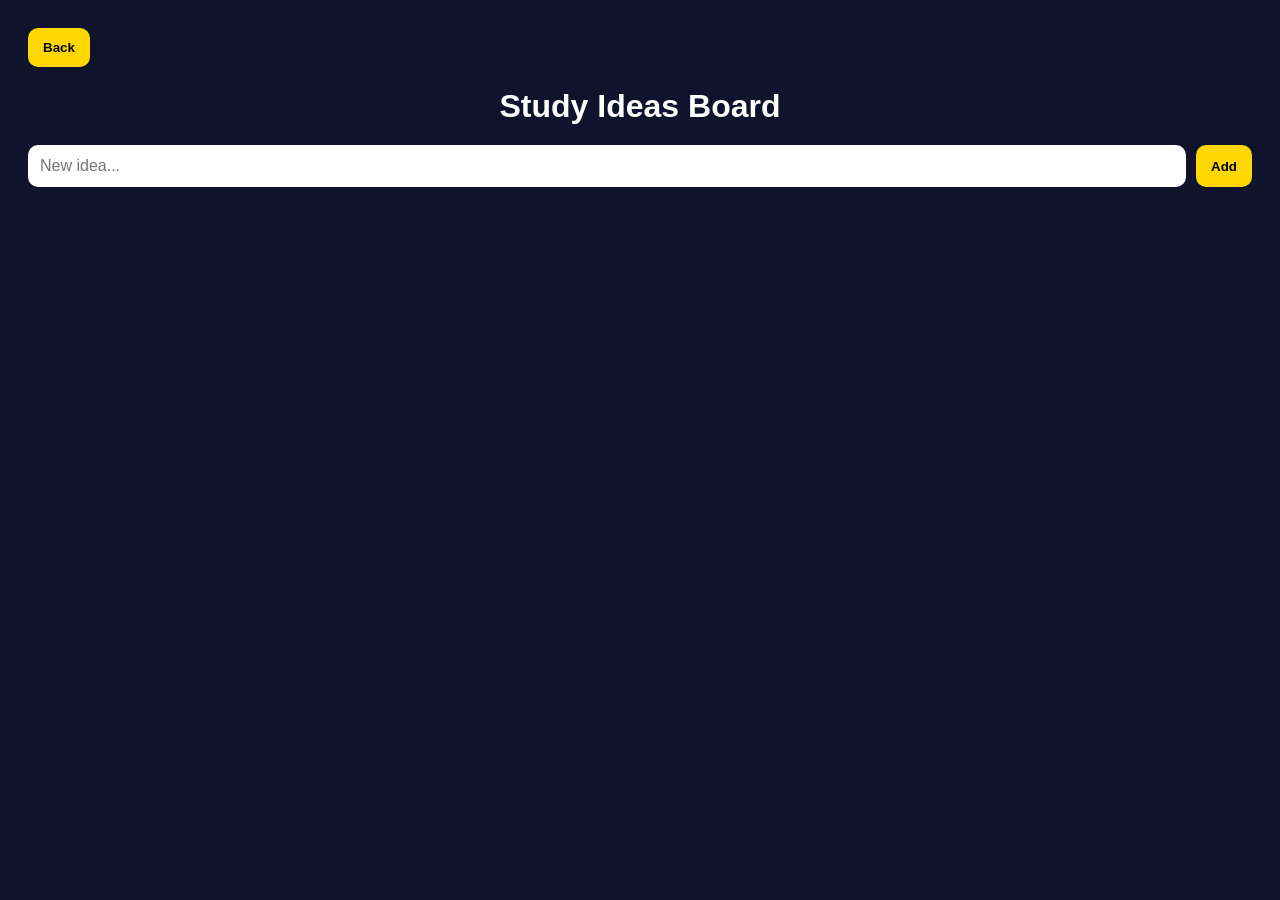
<file: moretolearn.html>
<!DOCTYPE html>
<html lang="en">
<head>
<meta charset="UTF-8">
<meta name="viewport" content="width=device-width, initial-scale=1.0">
<title>Quick Study Ideas</title>
<meta name="theme-color" content="#0f132b">

<style>
    body {
        background: #0f132b;
        font-family: Arial, sans-serif;
        color: white;
        padding: 20px;
    }

    h1 {
        text-align: center;
        margin-bottom: 20px;
        font-size: 2rem;
    }

    #input-area {
        display: flex;
        gap: 10px;
        margin-bottom: 20px;
    }

    #idea-input {
        flex: 1;
        padding: 12px;
        border-radius: 10px;
        border: none;
        font-size: 1rem;
        outline: none;
    }

    #add-btn, #back-btn {
        padding: 12px 15px;
        background: gold;
        color: black;
        font-weight: 600;
        border: none;
        border-radius: 10px;
        cursor: pointer;
        /* box-shadow: 0 4px 10px rgba(0,0,0,0.25); */
    }

    #ideas-container {
        display: flex;
        flex-wrap: wrap;
        gap: 12px;
    }

    .idea-btn {
        padding: 10px 14px;
        border-radius: 12px;
        border: none;
        cursor: pointer;
        font-weight: 600;
        color: black;
        background: linear-gradient(90deg, #FFF4C2, #FFD700, #CC9A00);
        display: flex;
        align-items: center;
        gap: 8px;
        box-shadow: 0 4px 10px rgba(0,0,0,0.25);
    }

    .delete-x {
        background: rgba(0,0,0,0.3);
        color: white;
        border-radius: 50%;
        padding: 2px 6px;
        cursor: pointer;
        font-weight: bold;
    }
</style>
</head>
<body>
<a href="./index.html">
  <button id="back-btn" style="margin-left: auto; margin-right: auto;">Back</button>
</a>
<h1>Study Ideas Board</h1>

<div id="input-area">
    <input id="idea-input" type="text" placeholder="New idea...">
    <button id="add-btn">Add</button>
</div>

<div id="ideas-container"></div>

<script>
// Load ideas or initialize
let ideas = JSON.parse(localStorage.getItem("studyIdeas")) || [];

// Save
function saveIdeas() {
    localStorage.setItem("studyIdeas", JSON.stringify(ideas));
}

// Add new idea
document.getElementById("add-btn").addEventListener("click", () => {
    const input = document.getElementById("idea-input");
    const text = input.value.trim();
    if (text === "") return;

    ideas.push({ id: Date.now(), text });
    saveIdeas();
    renderIdeas();

    input.value = "";
});

// Delete idea
function deleteIdea(id) {
    ideas = ideas.filter(i => i.id !== id);
    saveIdeas();
    renderIdeas();
}

// Render UI
function renderIdeas() {
    const container = document.getElementById("ideas-container");
    container.innerHTML = "";

    ideas.forEach(idea => {
        const btn = document.createElement("button");
        btn.className = "idea-btn";
        btn.innerHTML = `
            ${idea.text}
            <span class="delete-x" onclick="deleteIdea(${idea.id})">×</span>
        `;
        container.appendChild(btn);
    });
}

// Init
renderIdeas();
</script>

</body>
</html>
</file>
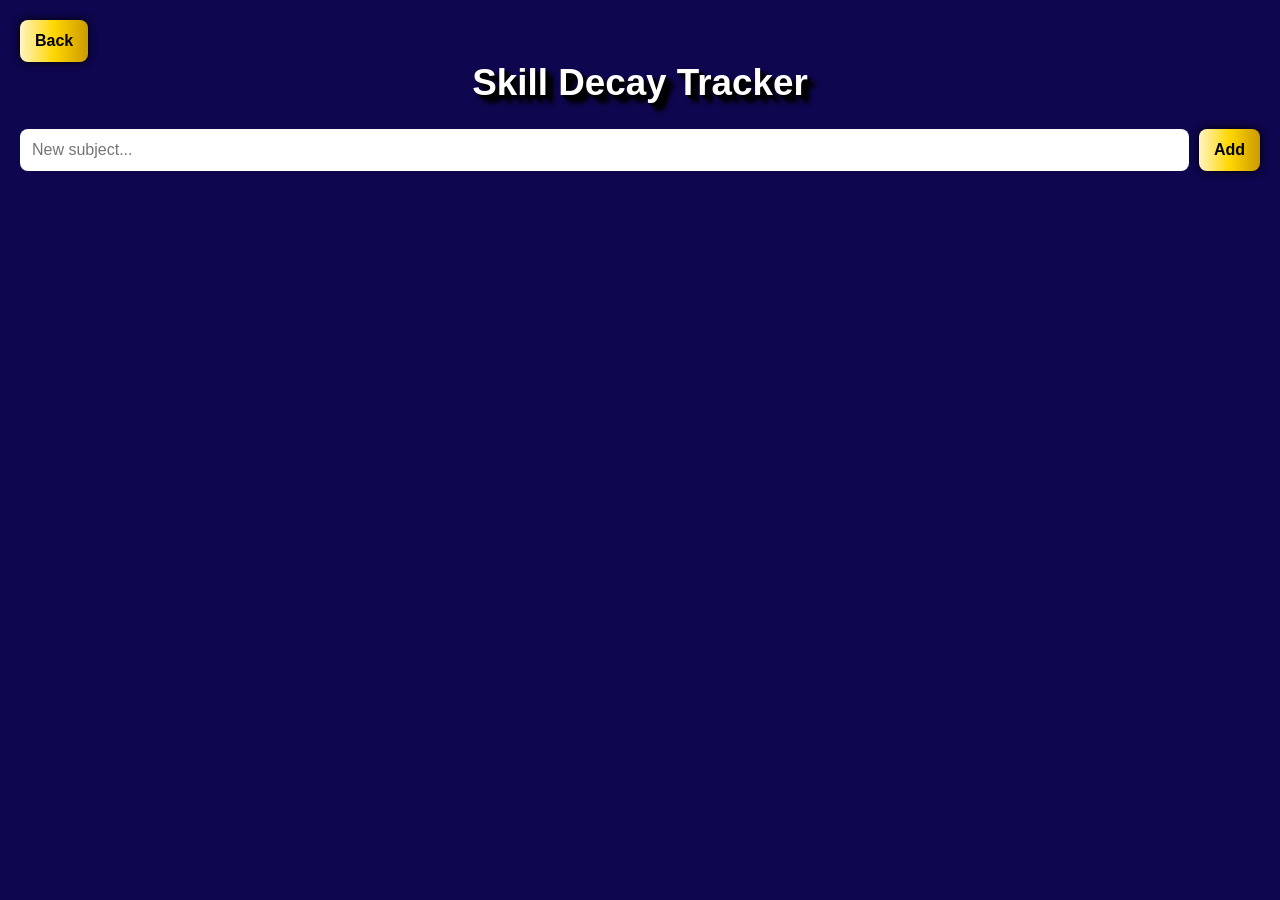
<file: skilldecay.html>
<!DOCTYPE html>
<html lang="en">
<head>
<meta charset="UTF-8">
<meta name="viewport" content="width=device-width, initial-scale=1.0">
<title>Skill Decay</title>
<meta name="theme-color" content="#6c5ce7">
<style>
/* =============================
   GLOBAL
============================= */
* {
    margin: 0;
    padding: 0;
    box-sizing: border-box;
    font-family: "Trebuchet MS", sans-serif;
}

body {
    background-color: #0e064e;
    color: #fff;
    padding: 20px;
}

h1 {
    text-align: center;
    font-size: 2.3rem;
    margin-bottom: 25px;
    text-shadow: 3px 3px 0 #000;
    filter: drop-shadow(5px 5px 2px #000);
}

/* =============================
   INPUT AREA
============================= */
#add-area {
    margin-bottom: 30px;
    display: flex;
    gap: 10px;
}

#skill-name {
    flex: 1;
    padding: 12px;
    border: none;
    border-radius: 8px;
    font-size: 1rem;
    outline: none;
}

#add-btn, #back-btn {
    padding: 12px 15px;
    background: linear-gradient(90deg, #FFF4C2, #FFD700, #CC9A00);
    border: none;
    border-radius: 8px;
    font-size: 1rem;
    color: rgb(0, 0, 0);
    cursor: pointer;
    box-shadow: 0 0 8px #000;
    font-weight: 600;
}
#add-btn:hover {
    background-color: rgba(255, 215, 0, 0.4);
}
#back-btn:hover {
    background-color: rgba(255, 215, 0, 0.4);
}

/* =============================
   SKILL CARD
============================= */
.skill {
    padding: 20px;
    margin-bottom: 25px;
    border-radius: 12px;
    /* background: rgba(0,0,0,0.55); */
    backdrop-filter: blur(3px);
    box-shadow: 0 0 15px rgba(255, 255, 255, 0.1);
    position: relative;
    overflow: hidden;
    background: linear-gradient(90deg, #000050, #e2b82b, #000000);
}

/* spray stencil texture */
.skill::before {
    content: "";
    position: absolute;
    inset: 0;
    background: gold;
    opacity: 0.10;
    pointer-events: none;
    mix-blend-mode: screen;
}

.skill-title {
    font-size: 1.4rem;
    font-weight: bold;
    margin-bottom: 12px;
    text-shadow: 1px 1px 0 #000;
}

/* health bar */
.bar-wrapper {
    width: 100%;
    height: 26px;
    background: rgba(255,255,255,0.15);
    border-radius: 15px;
    overflow: hidden;
    border: 2px solid rgba(255,255,255,0.3);
    margin-bottom: 8px;
    position: relative;
}

.health-bar {
    height: 100%;
    width: 100%;
    background: linear-gradient(90deg, #32ff4d, #4dff87);
    transition: width .4s ease-out;
    box-shadow: inset 0 0 8px #000;
}

.btn-row {
    margin-top: 12px;
    display: flex;
    gap: 10px;
}

.study-btn {
    padding: 8px 12px;
    background: #00ccff;background: linear-gradient(90deg, #FFF4C2, #FFD700, #CC9A00);border: none;
    color: rgb(0, 0, 0);
    border-radius: 6px;
    cursor: pointer;
    font-size: .9rem;
    box-shadow: 0 0 8px #000;
    font-weight: 600;
}
.study-btn:hover {
    background: #33ddff;
}

.delete-btn {
    padding: 8px 12px;
    background: #ff1a1a;
    border: none;
    color: white;
    border-radius: 6px;
    cursor: pointer;
    font-size: .9rem;
    box-shadow: 0 0 8px #000;
    margin-left: auto;
    font-weight: 600;
}
.delete-btn:hover {
    background: #ff4d4d;
}

.last-trained {
    font-size: .85rem;
    opacity: .85;
}
</style>
</head>

<body>

<a href="./index.html"><button id="back-btn">Back</button></a>
<h1>Skill Decay Tracker</h1>

<div id="add-area">
    <input id="skill-name" type="text" placeholder="New subject...">
    <button id="add-btn">Add</button>
</div>

<div id="skills-container"></div>

<script>
/* ======================================================
   CONFIG
====================================================== */
const DECAY_RATE_PER_DAY = 0.05; 
// Skill reaches 0 in 20 days with no activity

/* ======================================================
   LOAD OR INIT LOCAL STORAGE
====================================================== */
let skills = JSON.parse(localStorage.getItem("decaySkills")) || [];

/* ======================================================
   SAVE
====================================================== */
function saveSkills() {
    localStorage.setItem("decaySkills", JSON.stringify(skills));
}

/* ======================================================
   DECAY MATH
====================================================== */
function calculateHealth(lastTrained) {
    const last = lastTrained;      // timestamp
    const now = Date.now();
    const diffDays = (now - last) / (1000 * 60 * 60 * 24);

    const decay = diffDays * DECAY_RATE_PER_DAY;
    const health = Math.max(0, 1 - decay);

    return Math.round(health * 100);
}


/* ======================================================
   ADD NEW SKILL
====================================================== */
document.getElementById("add-btn").addEventListener("click", () => {
    const name = document.getElementById("skill-name").value.trim();
    if (name === "") return;

    skills.push({
        id: Date.now(),
        name,
        lastTrained: Date.now()
    });

    saveSkills();
    renderSkills();

    document.getElementById("skill-name").value = "";
});

/* ======================================================
   DELETE SKILL
====================================================== */
function deleteSkill(id) {
    skills = skills.filter(s => s.id !== id);
    saveSkills();
    renderSkills();
}

/* ======================================================
   STUDY / UPDATE SKILL
====================================================== */
function studySkill(id) {
    const skill = skills.find(s => s.id === id);
    if (!skill) return;

    // Reset last trained to today
    skill.lastTrained = Date.now()

    saveSkills();
    renderSkills();
}

/* ======================================================
   RENDER GUI
====================================================== */
function renderSkills() {
    const container = document.getElementById("skills-container");
    container.innerHTML = "";

    skills.forEach(skill => {
        const health = calculateHealth(skill.lastTrained);

        let color;
        if (health > 60) color = "linear-gradient(90deg, #32ff4d, #4dff87)";
        else if (health > 30) color = "linear-gradient(90deg, #ffdd00, #ffb300)";
        else color = "linear-gradient(90deg, #ff4d4d, #ff1a1a)";

        const card = document.createElement("div");
        card.className = "skill";
        const readable = new Date(skill.lastTrained)
    .toLocaleDateString('en-US', { timeZone: 'America/Los_Angeles' });

        card.innerHTML = `
            <div class="skill-title">${skill.name}</div>
            <div class="bar-wrapper">
                <div 
                    class="health-bar" 
                    style="width:${health}%; background:${color};">
                </div>
            </div>
            <div class="last-trained">
                Last trained: ${readable}

            </div>

            <div class="btn-row">
                <button class="study-btn" onclick="studySkill(${skill.id})">
                    Study
                </button>
                <button class="delete-btn" onclick="deleteSkill(${skill.id})">
                    Delete
                </button>
            </div>
        `;

        container.appendChild(card);
    });
}

/* ======================================================
   INIT
====================================================== */
renderSkills();
setInterval(renderSkills, 10000);

/* ======================================================
   RENDER GUI (SECURE VERSION)
====================================================== */
function renderSkills() {
    const container = document.getElementById("skills-container");
    container.innerHTML = ""; // This is safe because you are clearing the container

    // 1. Calculate health for all skills and store it temporarily
    const skillsWithHealth = skills.map(skill => {
        const health = calculateHealth(skill.lastTrained);
        return {
            ...skill,
            health 
        };
    });

    // 2. SORT the skills array based on health (ascending: lowest health first)
    skillsWithHealth.sort((a, b) => a.health - b.health);


    // 3. Loop through the SORTED array and render the cards
    skillsWithHealth.forEach(skill => {
        const health = skill.health; 

        let color;
        if (health > 60) color = "linear-gradient(90deg, #32ff4d, #4dff87)";
        else if (health > 30) color = "linear-gradient(90deg, #ffdd00, #ffb300)";
        else color = "linear-gradient(90deg, #ff4d4d, #ff1a1a)";

        const card = document.createElement("div");
        card.className = "skill";
        
        // --- START: BUILDING THE CARD SECURELY ---
        
        // 1. Title Element
        const title = document.createElement("div");
        title.className = "skill-title";
        // *** SECURITY FIX: Use textContent for user input! ***
        title.textContent = skill.name; 
        
        // 2. Health Bar Wrapper (Using innerHTML for static, non-user-input HTML is fine)
        const barWrapper = document.createElement("div");
        barWrapper.className = "bar-wrapper";
        barWrapper.innerHTML = `
            <div 
                class="health-bar" 
                style="width:${health}%; background:${color};">
            </div>
        `;
        
        // 3. Last Trained Element
        const lastTrainedDiv = document.createElement("div");
        lastTrainedDiv.className = "last-trained";
        const readable = new Date(skill.lastTrained)
            .toLocaleDateString('en-US', { timeZone: 'America/Los_Angeles' });
        lastTrainedDiv.textContent = `Last trained: ${readable}`;
        
        // 4. Button Row (Using innerHTML for static, non-user-input HTML is fine)
        const btnRow = document.createElement("div");
        btnRow.className = "btn-row";
        btnRow.innerHTML = `
            <button class="study-btn" onclick="studySkill(${skill.id})">
                Study
            </button>
            <button class="delete-btn" onclick="deleteSkill(${skill.id})">
                Delete
            </button>
        `;

        // 5. Append all parts to the card
        card.appendChild(title);
        card.appendChild(barWrapper);
        card.appendChild(lastTrainedDiv);
        card.appendChild(btnRow);
        
        // --- END: BUILDING THE CARD SECURELY ---

        container.appendChild(card);
    });
}
</script>

</body>
</html>
</file>
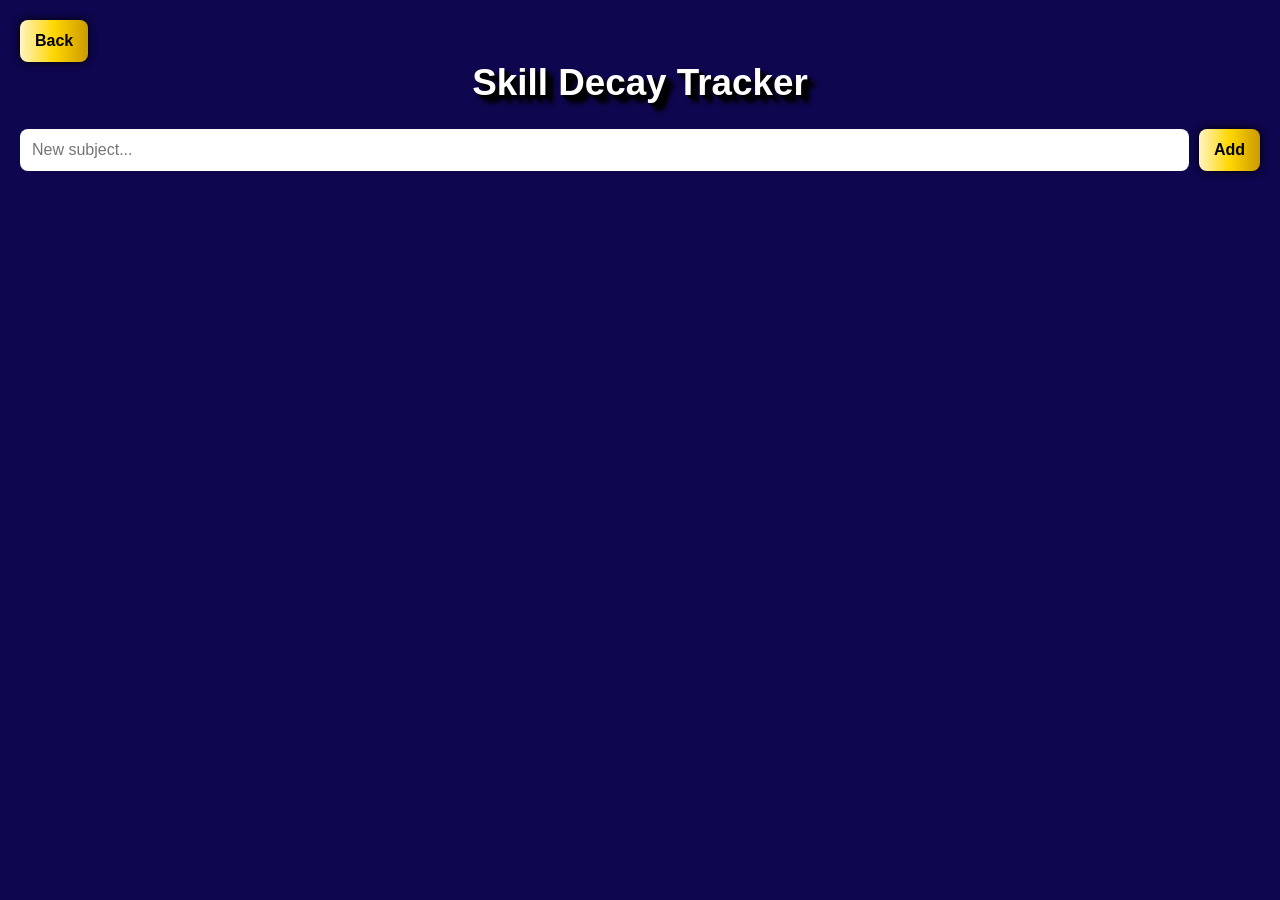
<file: skill decay/skilldecay.html>
<!DOCTYPE html>
<html lang="en">
<head>
<meta charset="UTF-8">
<meta name="viewport" content="width=device-width, initial-scale=1.0">
<title>Skill Decay</title>
<link rel="stylesheet" href="decay.css">
<meta name="theme-color" content="#6c5ce7">
<style>

</style>
</head>

<body>

<a href="../index.html"><button id="back-btn">Back</button></a>
<h1>Skill Decay Tracker</h1>

<div id="add-area">
    <input id="skill-name" type="text" placeholder="New subject...">
    <button id="add-btn">Add</button>
</div>

<div id="skills-container"></div>

<script>
/* ======================================================
   CONFIG
====================================================== */
const DECAY_RATE_PER_DAY = 0.05; 
// Skill reaches 0 in 20 days with no activity

/* ======================================================
   LOAD OR INIT LOCAL STORAGE
====================================================== */
let skills = JSON.parse(localStorage.getItem("decaySkills")) || [];

/* ======================================================
   SAVE
====================================================== */
function saveSkills() {
    localStorage.setItem("decaySkills", JSON.stringify(skills));
}

/* ======================================================
   DECAY MATH
====================================================== */
function calculateHealth(lastTrained) {
    const last = lastTrained;      // timestamp
    const now = Date.now();
    const diffDays = (now - last) / (1000 * 60 * 60 * 24);

    const decay = diffDays * DECAY_RATE_PER_DAY;
    const health = Math.max(0, 1 - decay);

    return Math.round(health * 100);
}


/* ======================================================
   ADD NEW SKILL
====================================================== */
document.getElementById("add-btn").addEventListener("click", () => {
    const name = document.getElementById("skill-name").value.trim();
    if (name === "") return;

    skills.push({
        id: Date.now(),
        name,
        lastTrained: Date.now()
    });

    saveSkills();
    renderSkills();

    document.getElementById("skill-name").value = "";
});

/* ======================================================
   DELETE SKILL
====================================================== */
function deleteSkill(id) {
    skills = skills.filter(s => s.id !== id);
    saveSkills();
    renderSkills();
}

/* ======================================================
   STUDY / UPDATE SKILL
====================================================== */
function studySkill(id) {
    const skill = skills.find(s => s.id === id);
    if (!skill) return;

    // Reset last trained to today
    skill.lastTrained = Date.now()

    saveSkills();
    renderSkills();
}

/* ======================================================
   RENDER GUI
====================================================== */
function renderSkills() {
    const container = document.getElementById("skills-container");
    container.innerHTML = "";

    skills.forEach(skill => {
        const health = calculateHealth(skill.lastTrained);

        let color;
        if (health > 60) color = "linear-gradient(90deg, #32ff4d, #4dff87)";
        else if (health > 30) color = "linear-gradient(90deg, #ffdd00, #ffb300)";
        else color = "linear-gradient(90deg, #ff4d4d, #ff1a1a)";

        const card = document.createElement("div");
        card.className = "skill";
        const readable = new Date(skill.lastTrained)
    .toLocaleDateString('en-US', { timeZone: 'America/Los_Angeles' });

        card.innerHTML = `
            <div class="skill-title">${skill.name}</div>
            <div class="bar-wrapper">
                <div 
                    class="health-bar" 
                    style="width:${health}%; background:${color};">
                </div>
            </div>
            <div class="last-trained">
                Last trained: ${readable}

            </div>

            <div class="btn-row">
                <button class="study-btn" onclick="studySkill(${skill.id})">
                    Study
                </button>
                <button class="delete-btn" onclick="deleteSkill(${skill.id})">
                    Delete
                </button>
            </div>
        `;

        container.appendChild(card);
    });
}

/* ======================================================
   INIT
====================================================== */
renderSkills();
setInterval(renderSkills, 10000);

/* ======================================================
   RENDER GUI (SECURE VERSION)
====================================================== */
function renderSkills() {
    const container = document.getElementById("skills-container");
    container.innerHTML = ""; // This is safe because you are clearing the container

    // 1. Calculate health for all skills and store it temporarily
    const skillsWithHealth = skills.map(skill => {
        const health = calculateHealth(skill.lastTrained);
        return {
            ...skill,
            health 
        };
    });

    // 2. SORT the skills array based on health (ascending: lowest health first)
    skillsWithHealth.sort((a, b) => a.health - b.health);


    // 3. Loop through the SORTED array and render the cards
    skillsWithHealth.forEach(skill => {
        const health = skill.health; 

        let color;
        if (health > 60) color = "linear-gradient(90deg, #32ff4d, #4dff87)";
        else if (health > 30) color = "linear-gradient(90deg, #ffdd00, #ffb300)";
        else color = "linear-gradient(90deg, #ff4d4d, #ff1a1a)";

        const card = document.createElement("div");
        card.className = "skill";
        
        // --- START: BUILDING THE CARD SECURELY ---
        
        // 1. Title Element
        const title = document.createElement("div");
        title.className = "skill-title";
        // *** SECURITY FIX: Use textContent for user input! ***
        title.textContent = skill.name; 
        
        // 2. Health Bar Wrapper (Using innerHTML for static, non-user-input HTML is fine)
        const barWrapper = document.createElement("div");
        barWrapper.className = "bar-wrapper";
        barWrapper.innerHTML = `
            <div 
                class="health-bar" 
                style="width:${health}%; background:${color};">
            </div>
        `;
        
        // 3. Last Trained Element
        const lastTrainedDiv = document.createElement("div");
        lastTrainedDiv.className = "last-trained";
        const readable = new Date(skill.lastTrained)
            .toLocaleDateString('en-US', { timeZone: 'America/Los_Angeles' });
        lastTrainedDiv.textContent = `Last trained: ${readable}`;
        
        // 4. Button Row (Using innerHTML for static, non-user-input HTML is fine)
        const btnRow = document.createElement("div");
        btnRow.className = "btn-row";
        btnRow.innerHTML = `
            <button class="study-btn" onclick="studySkill(${skill.id})">
                Study
            </button>
            <button class="delete-btn" onclick="deleteSkill(${skill.id})">
                Delete
            </button>
        `;

        // 5. Append all parts to the card
        card.appendChild(title);
        card.appendChild(barWrapper);
        card.appendChild(lastTrainedDiv);
        card.appendChild(btnRow);
        
        // --- END: BUILDING THE CARD SECURELY ---

        container.appendChild(card);
    });
}
</script>

</body>
</html>
</file>
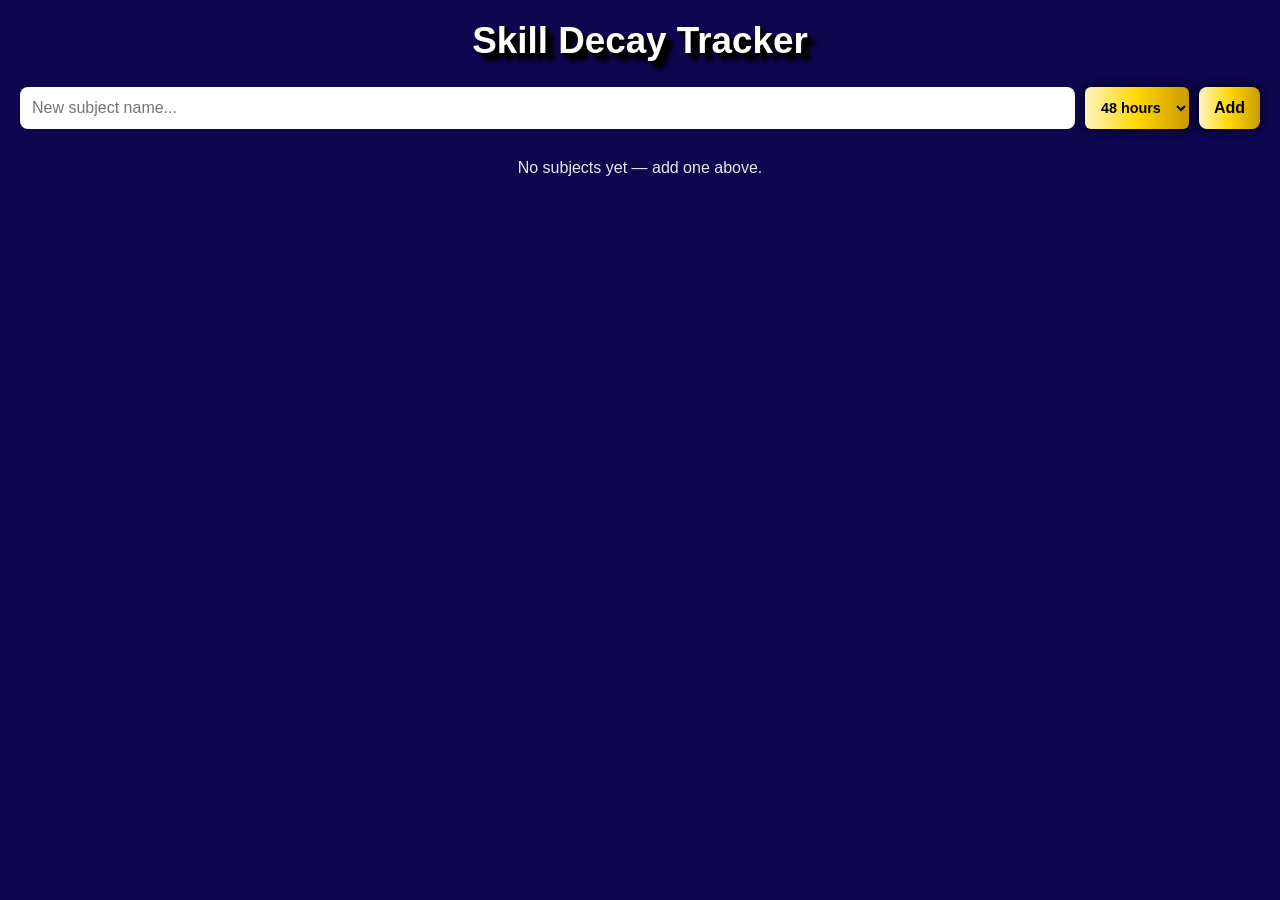
<file: skill decay/test.html>
<!DOCTYPE html>
<html lang="en">
<head>
<meta charset="utf-8" />
<meta name="viewport" content="width=device-width,initial-scale=1" />
<title>Skill Decay</title>

<link rel="stylesheet" href="decay.css">
</head>
<body>

<h1>Skill Decay Tracker</h1>

<div id="add-area">
  <input id="skill-name" placeholder="New subject name..." aria-label="New subject name" />
  <select id="decay-select-new" title="Decay hours for new subject" class="timeframe-btn">
    <option value="24">24 hours</option>
    <option value="48" selected>48 hours</option>
    <option value="72">72 hours</option>
  </select>
  <button id="add-btn">Add</button>
</div>

<div id="skills-container"></div>

<script>
/* ===========================
   Storage key and init
   =========================== */
const STORAGE_KEY = 'decaySkills_v2';
let skills = JSON.parse(localStorage.getItem(STORAGE_KEY) || '[]');

/* ===========================
   Decay calculation (Option A)
   - Each subject decays from 100 -> 0 over decayHours (24/48/72)
   - Uses full local time (ms)
   =========================== */

function hoursSince(timestampMs) {
  return (Date.now() - timestampMs) / (1000 * 60 * 60);
}

function healthPercent(lastTrainedMs, decayHours) {
  const elapsedHours = hoursSince(lastTrainedMs);
  const ratio = elapsedHours / decayHours;
  const health = Math.max(0, 1 - ratio);
  return Math.round(health * 100);
}

/* ===========================
   Save / load
   =========================== */
function save() {
  localStorage.setItem(STORAGE_KEY, JSON.stringify(skills));
}

/* ===========================
   Utilities: format local date/time
   =========================== */
function fmtLocal(tsMs) {
  try {
    const d = new Date(tsMs);
    return d.toLocaleString(); // local date + time
  } catch (e) {
    return '';
  }
}

/* ===========================
   Add new skill
   =========================== */
document.getElementById('add-btn').addEventListener('click', () => {
  const nameEl = document.getElementById('skill-name');
  const decaySelectNew = document.getElementById('decay-select-new');
  const name = (nameEl.value || '').trim();
  if (!name) {
    alert('Please enter a subject name.');
    return;
  }

  const decayHours = Number(decaySelectNew.value) || 48;
  const newSkill = {
    id: Date.now() + Math.floor(Math.random()*999),
    name,
    lastTrained: Date.now(), // local time in ms (current)
    decayHours
  };

  skills.unshift(newSkill);
  save();
  nameEl.value = '';
  render();
});

/* ===========================
   Confirm helpers
   =========================== */
function confirmAction(message) {
  return window.confirm(message);
}

/* ===========================
   Study (update) and Delete handlers
   =========================== */
function studySkill(id) {
  const skill = skills.find(s => s.id === id);
  if (!skill) return;
  const ok = confirmAction(`Mark "${skill.name}" as studied now? This will reset its freshness to 100%.`);
  if (!ok) return;
  skill.lastTrained = Date.now();
  save();
  render();
}

function deleteSkill(id) {
  const skill = skills.find(s => s.id === id);
  if (!skill) return;
  const ok = confirmAction(`Delete subject "${skill.name}"? This cannot be undone.`);
  if (!ok) return;
  skills = skills.filter(s => s.id !== id);
  save();
  render();
}

/* ===========================
   Change per-subject decay hours
   =========================== */
function changeDecayHours(id, newHours) {
  const skill = skills.find(s => s.id === id);
  if (!skill) return;
  skill.decayHours = Number(newHours);
  save();
  render();
}

/* ===========================
   Render UI
   =========================== */
const container = document.getElementById('skills-container');

function getColorForHealth(h) {
  if (h > 60) return 'linear-gradient(90deg,#32ff4d,#4dff87)';
  if (h > 30) return 'linear-gradient(90deg,#ffdd00,#ffb300)';
  return 'linear-gradient(90deg,#ff4d4d,#ff1a1a)';
}

function render() {
  container.innerHTML = '';

  if (skills.length === 0) {
    container.innerHTML = '<p style="text-align:center;opacity:.9">No subjects yet — add one above.</p>';
    return;
  }

  skills.forEach(skill => {
    const health = healthPercent(skill.lastTrained, skill.decayHours || 48);
    const color = getColorForHealth(health);

    const card = document.createElement('div');
    card.className = 'skill';

    // build inner HTML
    card.innerHTML = `
      <div class="skill-title">
        <span>${escapeHtml(skill.name)}</span>
        <span class="pill" style="margin-left:8px">Decay: </span>
        <select class="decay-select" data-id="${skill.id}">
          <option value="24"${(skill.decayHours==24) ? ' selected':''}>24h</option>
          <option value="48"${(skill.decayHours==48) ? ' selected':''}>48h</option>
          <option value="72"${(skill.decayHours==72) ? ' selected':''}>72h</option>
        </select>
      </div>

      <div class="bar-wrapper" aria-hidden="true">
        <div class="health-bar" style="width:${health}%; background:${color}"></div>
      </div>

      <div class="meta-row">
        <div class="last-trained">Last studied: ${fmtLocal(skill.lastTrained)}</div>
        <div style="font-weight:700">${health}%</div>
      </div>

      <div class="btn-row">
        <button class="study-btn" data-id="${skill.id}">Study</button>
        <button class="delete-btn" data-id="${skill.id}">Delete</button>
      </div>
    `;

    container.appendChild(card);
  });

  // hookup events: study, delete, decay-select
  container.querySelectorAll('.study-btn').forEach(btn => {
    btn.addEventListener('click', (e) => {
      const id = Number(e.currentTarget.dataset.id);
      studySkill(id);
    });
  });

  container.querySelectorAll('.delete-btn').forEach(btn => {
    btn.addEventListener('click', (e) => {
      const id = Number(e.currentTarget.dataset.id);
      deleteSkill(id);
    });
  });

  container.querySelectorAll('.decay-select').forEach(sel => {
    sel.addEventListener('change', (e) => {
      const id = Number(e.currentTarget.dataset.id);
      const newHours = Number(e.currentTarget.value);
      changeDecayHours(id, newHours);
    });
  });
}

/* ===========================
   Escape HTML helper
   =========================== */
function escapeHtml(str) {
  return String(str)
    .replace(/&/g, '&amp;')
    .replace(/"/g, '&quot;')
    .replace(/'/g, '&#39;')
    .replace(/</g, '&lt;')
    .replace(/>/g, '&gt;');
}

/* ===========================
   Init render
   =========================== */
render();

/* Auto-refresh the UI every 10s to reflect decay in near-real time */
setInterval(render, 10000);
</script>

</body>
</html>
</file>
<file: skill decay/decay.css>
/* =============================
   GLOBAL
============================= */
* {
    margin: 0;
    padding: 0;
    box-sizing: border-box;
    font-family: "Trebuchet MS", sans-serif;
}

body {
    background-color: #0e064e;
    color: #fff;
    padding: 20px;
}

h1 {
    text-align: center;
    font-size: 2.3rem;
    margin-bottom: 25px;
    text-shadow: 3px 3px 0 #000;
    filter: drop-shadow(5px 5px 2px #000);
}

/* =============================
   INPUT AREA
============================= */
#add-area {
    margin-bottom: 30px;
    display: flex;
    gap: 10px;
}

#skill-name {
    flex: 1;
    padding: 12px;
    border: none;
    border-radius: 8px;
    font-size: 1rem;
    outline: none;
}

#add-btn, #back-btn {
    padding: 12px 15px;
    background: linear-gradient(90deg, #FFF4C2, #FFD700, #CC9A00);
    border: none;
    border-radius: 8px;
    font-size: 1rem;
    color: rgb(0, 0, 0);
    cursor: pointer;
    box-shadow: 0 0 8px #000;
    font-weight: 600;
}
#add-btn:hover {
    background-color: rgba(255, 215, 0, 0.4);
}
#back-btn:hover {
    background-color: rgba(255, 215, 0, 0.4);
}

/* =============================
   SKILL CARD
============================= */
.skill {
    padding: 20px;
    margin-bottom: 25px;
    border-radius: 12px;
    /* background: rgba(0,0,0,0.55); */
    backdrop-filter: blur(3px);
    box-shadow: 0 0 15px rgba(255, 255, 255, 0.1);
    position: relative;
    overflow: hidden;
    background: linear-gradient(90deg, #000050, #e2b82b, #000000);
}

/* spray stencil texture */
.skill::before {
    content: "";
    position: absolute;
    inset: 0;
    background: gold;
    opacity: 0.10;
    pointer-events: none;
    mix-blend-mode: screen;
}

.skill-title {
    font-size: 1.4rem;
    font-weight: bold;
    margin-bottom: 12px;
    text-shadow: 1px 1px 0 #000;
}

/* health bar */
.bar-wrapper {
    width: 100%;
    height: 26px;
    background: rgba(255,255,255,0.15);
    border-radius: 15px;
    overflow: hidden;
    border: 2px solid rgba(255,255,255,0.3);
    margin-bottom: 8px;
    position: relative;
}

.health-bar {
    height: 100%;
    width: 100%;
    background: linear-gradient(90deg, #32ff4d, #4dff87);
    transition: width .4s ease-out;
    box-shadow: inset 0 0 8px #000;
}

.btn-row {
    margin-top: 12px;
    display: flex;
    gap: 10px;
}

.study-btn {
    padding: 8px 12px;
    background: #00ccff;background: linear-gradient(90deg, #FFF4C2, #FFD700, #CC9A00);border: none;
    color: rgb(0, 0, 0);
    border-radius: 6px;
    cursor: pointer;
    font-size: .9rem;
    box-shadow: 0 0 8px #000;
    font-weight: 600;
}
.study-btn:hover {
    background: #33ddff;
}

.delete-btn {
    padding: 8px 12px;
    background: #ff1a1a;
    border: none;
    color: white;
    border-radius: 6px;
    cursor: pointer;
    font-size: .9rem;
    box-shadow: 0 0 8px #000;
    margin-left: auto;
    font-weight: 600;
}
.delete-btn:hover {
    background: #ff4d4d;
}

.last-trained {
    font-size: .85rem;
    opacity: .85;
}

/* =============================
   TIMEFRAME BUTTONS
============================= */

option {
    margin-top: 10px;
    display: flex;
    gap: 10px;
    flex-wrap: wrap;
}

.timeframe-btn {
    padding: 8px 12px;
    background: linear-gradient(90deg, #FFF4C2, #FFD700, #CC9A00);
    border: none;
    color: black;
    font-weight: 600;
    border-radius: 6px;
    cursor: pointer;
    font-size: .9rem;
    box-shadow: 0 0 8px #000;
    transition: 0.2s ease-in-out;
}

.timeframe-btn:hover {
    background: rgba(255, 215, 0, 0.4);
    color: black;
}

/* highlight when selected */
.timeframe-btn.active {
    outline: 3px solid #ffffff;
    box-shadow: 0 0 12px #fff;
}
</file>
